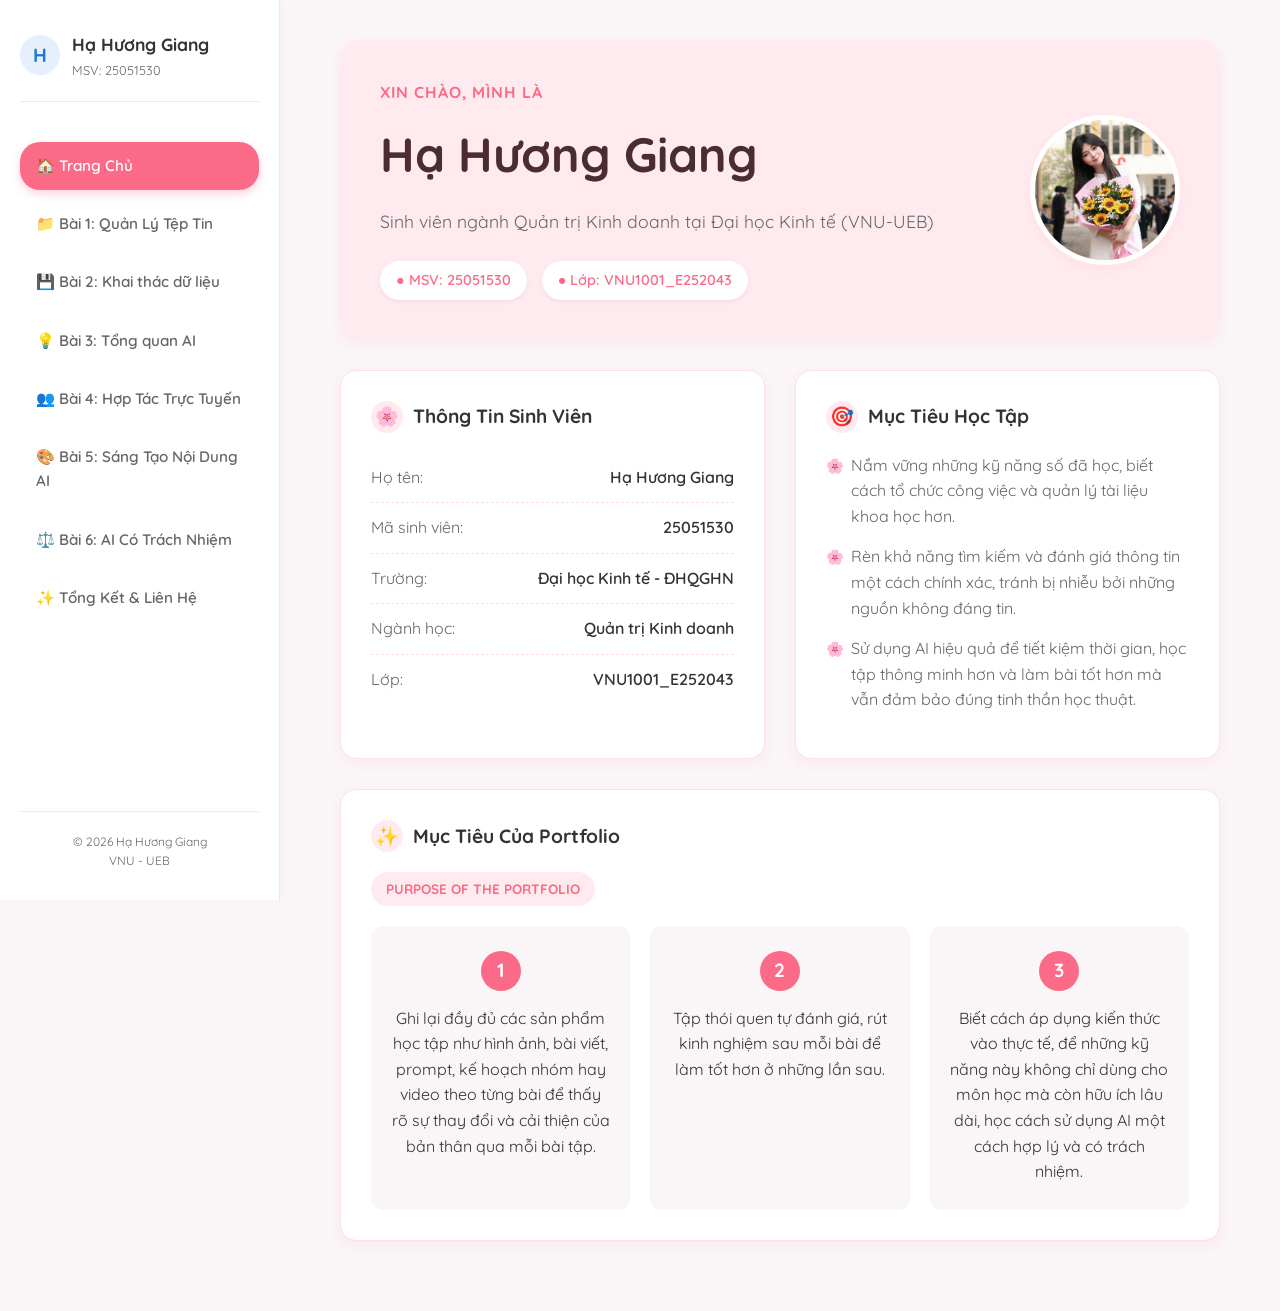
<file: index.html>
<!DOCTYPE html>
<html lang="vi">
<head>
    <meta charset="UTF-8">
    <meta name="viewport" content="width=device-width, initial-scale=1.0">
    <title>Digital Portfolio</title>
    <link rel="stylesheet" href="css/style.css">
</head>
<body>
    <aside class="sidebar">
        <div class="sidebar-header">
            <div class="logo-icon">H</div>
            <div>
                <h2>Hạ Hương Giang</h2>
                <p>MSV: 25051530</p>
            </div>
        </div>
        <nav class="sidebar-nav">
            <ul>
                <li><a href="index.html" class="active">🏠 Trang Chủ</a></li>
                <li><a href="bai1.html">📁 Bài 1: Quản Lý Tệp Tin</a></li>
                <li><a href="bai2.html">💾 Bài 2: Khai thác dữ liệu</a></li>
                <li><a href="bai3.html">💡 Bài 3: Tổng quan AI</a></li>
                <li><a href="bai4.html">👥 Bài 4: Hợp Tác Trực Tuyến</a></li>
                <li><a href="bai5.html">🎨 Bài 5: Sáng Tạo Nội Dung AI</a></li>
                <li><a href="bai6.html">⚖️ Bài 6: AI Có Trách Nhiệm</a></li>
                <li><a href="tongket.html">✨ Tổng Kết & Liên Hệ</a></li>
            </ul>
        </nav>
        <div class="sidebar-footer">
            <p>&copy; 2026 Hạ Hương Giang</p>
            <p>VNU - UEB</p>
        </div>
    </aside>

    <main class="main-content">
        <section class="welcome-card card" style="border-radius: 20px;">
            <div class="welcome-text">
                <h3>Xin chào, mình là</h3>
                <h1>Hạ Hương Giang</h1>
                <p>Sinh viên ngành Quản trị Kinh doanh tại Đại học Kinh tế (VNU-UEB)</p>
                <div class="tags">
                    <span class="tag">● MSV: 25051530</span>
                    <span class="tag">● Lớp: VNU1001_E252043</span>
                </div>
            </div>
            <img src="images/HHG.jpeg" alt="Avatar" class="avatar">
        </section>

        <section class="grid-2">
            <div class="card">
                <h2 class="card-title"><span class="icon">🌸</span> Thông Tin Sinh Viên</h2>
                <ul class="info-list">
                    <li><span class="label">Họ tên:</span> <span class="value">Hạ Hương Giang</span></li>
                    <li><span class="label">Mã sinh viên:</span> <span class="value">25051530</span></li>
                    <li><span class="label">Trường:</span> <span class="value">Đại học Kinh tế - ĐHQGHN</span></li>
                    <li><span class="label">Ngành học:</span> <span class="value">Quản trị Kinh doanh</span></li>
                    <li><span class="label">Lớp:</span> <span class="value">VNU1001_E252043</span></li>
                </ul>
            </div>
            
            <div class="card">
                <h2 class="card-title"><span class="icon">🎯</span> Mục Tiêu Học Tập</h2>
                <ul class="bullet-list">
                    <li>Nắm vững những kỹ năng số đã học, biết cách tổ chức công việc và quản lý tài liệu khoa học hơn.</li>
                    <li>Rèn khả năng tìm kiếm và đánh giá thông tin một cách chính xác, tránh bị nhiễu bởi những nguồn không đáng tin.</li>
                    <li>Sử dụng AI hiệu quả để tiết kiệm thời gian, học tập thông minh hơn và làm bài tốt hơn mà vẫn đảm bảo đúng tinh thần học thuật.</li>
                </ul>
            </div>
        </section>

        <section class="card">
            <h2 class="card-title"><span class="icon">✨</span> Mục Tiêu Của Portfolio</h2>
            <div class="pill-title">Purpose of the portfolio</div>
            <div class="grid-3">
                <div class="goal-item">
                    <div class="goal-number">1</div>
                    <p>Ghi lại đầy đủ các sản phẩm học tập như hình ảnh, bài viết, prompt, kế hoạch nhóm hay video theo từng bài để thấy rõ sự thay đổi và cải thiện của bản thân qua mỗi bài tập.</p>
                </div>
                <div class="goal-item">
                    <div class="goal-number">2</div>
                    <p>Tập thói quen tự đánh giá, rút kinh nghiệm sau mỗi bài để làm tốt hơn ở những lần sau.</p>
                </div>
                <div class="goal-item">
                    <div class="goal-number">3</div>
                    <p>Biết cách áp dụng kiến thức vào thực tế, để những kỹ năng này không chỉ dùng cho môn học mà còn hữu ích lâu dài, học cách sử dụng AI một cách hợp lý và có trách nhiệm.</p>
                </div>
            </div>
        </section>
    </main>
</body>
</html>
</file>
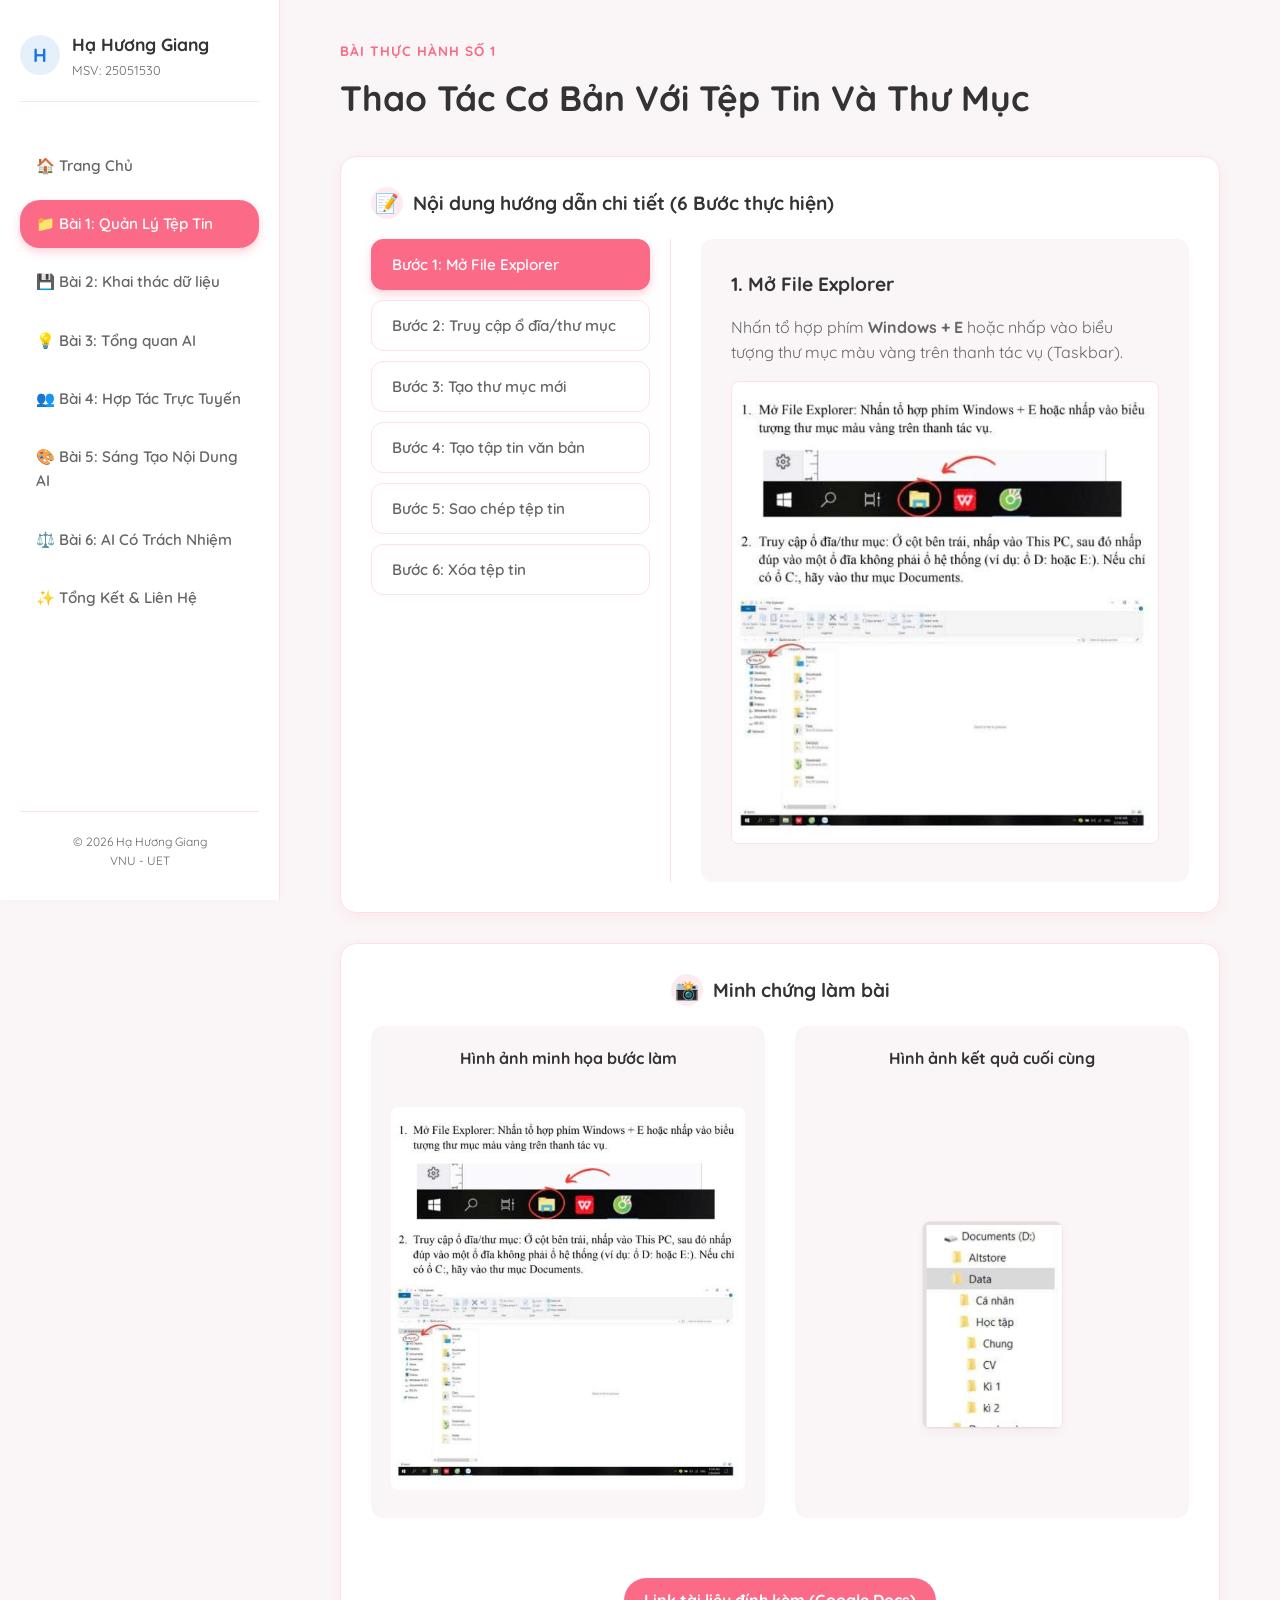
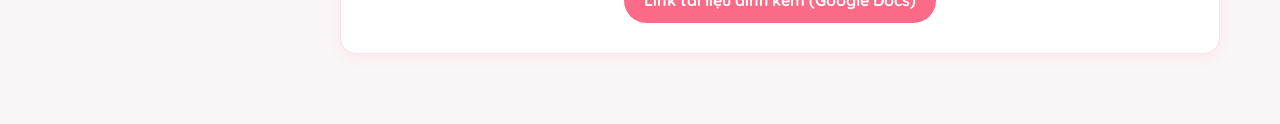
<file: bai1.html>
<!DOCTYPE html>
<html lang="vi">
<head>
    <meta charset="UTF-8">
    <meta name="viewport" content="width=device-width, initial-scale=1.0">
    <title>Bài 1 - Digital Portfolio</title>
    <link rel="stylesheet" href="css/style.css">
</head>
<body>
    <aside class="sidebar">
        <div class="sidebar-header">
            <div class="logo-icon">H</div>
            <div>
                <h2>Hạ Hương Giang</h2>
                <p>MSV: 25051530</p>
            </div>
        </div>
        <nav class="sidebar-nav">
            <ul>
                <li><a href="index.html">🏠 Trang Chủ</a></li>
                <li><a href="bai1.html" class="active">📁 Bài 1: Quản Lý Tệp Tin</a></li>
                <li><a href="bai2.html">💾 Bài 2: Khai thác dữ liệu</a></li>
                <li><a href="bai3.html">💡 Bài 3: Tổng quan AI</a></li>
                <li><a href="bai4.html">👥 Bài 4: Hợp Tác Trực Tuyến</a></li>
                <li><a href="bai5.html">🎨 Bài 5: Sáng Tạo Nội Dung AI</a></li>
                <li><a href="bai6.html">⚖️ Bài 6: AI Có Trách Nhiệm</a></li>
                <li><a href="tongket.html">✨ Tổng Kết & Liên Hệ</a></li>
            </ul>
        </nav>
        <div class="sidebar-footer">
            <p>&copy; 2026 Hạ Hương Giang</p>
            <p>VNU - UET</p>
        </div>
    </aside>

    <main class="main-content">
        <header class="page-header">
            <div class="subtitle">BÀI THỰC HÀNH SỐ 1</div>
            <h1>Thao Tác Cơ Bản Với Tệp Tin Và Thư Mục</h1>
        </header>

        <section class="card">
            <h2 class="card-title"><span class="icon">📝</span> Nội dung hướng dẫn chi tiết (6 Bước thực hiện)</h2>
            
            <div class="step-container">
                <div class="step-sidebar">
                    <button class="step-btn active" onclick="showStep(1)">Bước 1: Mở File Explorer</button>
                    <button class="step-btn" onclick="showStep(2)">Bước 2: Truy cập ổ đĩa/thư mục</button>
                    <button class="step-btn" onclick="showStep(3)">Bước 3: Tạo thư mục mới</button>
                    <button class="step-btn" onclick="showStep(4)">Bước 4: Tạo tập tin văn bản</button>
                    <button class="step-btn" onclick="showStep(5)">Bước 5: Sao chép tệp tin</button>
                    <button class="step-btn" onclick="showStep(6)">Bước 6: Xóa tệp tin</button>
                </div>
                
                <div class="step-content">
                    <div id="step-1" class="step-panel active">
                        <h3>1. Mở File Explorer</h3>
                        <p>Nhấn tổ hợp phím <strong>Windows + E</strong> hoặc nhấp vào biểu tượng thư mục màu vàng trên thanh tác vụ (Taskbar).</p>
                        <img src="images/image2.png" alt="Minh họa Bước 1" style="max-width: 100%; border-radius: 8px; margin-top: 15px; border: 1px solid var(--border-color);">
                    </div>
                    
                    <div id="step-2" class="step-panel">
                        <h3>2. Truy cập ổ đĩa/thư mục</h3>
                        <p>Ở cột bên trái, nhấp vào <strong>This PC</strong>, sau đó nhấp đúp vào một ổ đĩa không phải ổ hệ thống (ví dụ: ổ D: hoặc E:). Nếu chỉ có ổ C:, hãy vào thư mục Documents.</p>
                        <img src="images/image2.png" alt="Minh họa Bước 2" style="max-width: 100%; border-radius: 8px; margin-top: 15px; border: 1px solid var(--border-color);">
                    </div>
                    
                    <div id="step-3" class="step-panel">
                        <h3>3. Tạo thư mục mới</h3>
                        <p>Tại khoảng trống trong ổ đĩa/thư mục, nhấp chuột phải &rarr; chọn <strong>New</strong> &rarr; <strong>Folder</strong>. Đặt tên thư mục là <strong>"Hoc_tap"</strong>.</p>
                        <img src="images/step3.png" alt="Minh họa Bước 3" style="max-width: 100%; border-radius: 8px; margin-top: 15px; border: 1px solid var(--border-color);">
                    </div>
                    
                    <div id="step-4" class="step-panel">
                        <h3>4. Tạo tập tin văn bản</h3>
                        <p>Nhấp đúp để mở thư mục "Hoc_tap". Nhấp chuột phải &rarr; chọn <strong>New</strong> &rarr; <strong>Text Document</strong>. Đặt tên tệp là <strong>"Ghi_chu"</strong>.</p>
                        <img src="images/step4.png" alt="Minh họa Bước 4" style="max-width: 100%; border-radius: 8px; margin-top: 15px; border: 1px solid var(--border-color);">
                    </div>
                    
                    <div id="step-5" class="step-panel">
                        <h3>5. Sao chép tệp tin</h3>
                        <p>Nhấp chuột phải vào tệp "Ghi_chu.txt", chọn <strong>Copy</strong> (hoặc nhấn Ctrl+C). Ra ngoài Desktop, nhấp chuột phải &rarr; <strong>Paste</strong> (hoặc nhấn Ctrl+V).</p>
                        <img src="images/step5.png" alt="Minh họa Bước 5" style="max-width: 100%; border-radius: 8px; margin-top: 15px; border: 1px solid var(--border-color);">
                    </div>
                    
                    <div id="step-6" class="step-panel">
                        <h3>6. Xóa tệp tin</h3>
                        <p>Nhấp chuột phải vào tệp "Ghi_chu.txt" trên Desktop &rarr; chọn <strong>Delete</strong> (hoặc chọn tệp và nhấn phím Delete trên bàn phím).</p>
                        <img src="images/step6.png" alt="Minh họa Bước 6" style="max-width: 100%; border-radius: 8px; margin-top: 15px; border: 1px solid var(--border-color);">
                    </div>
                </div>
            </div>
        </section>

        <section class="card">
            <h2 class="card-title" style="justify-content: center;"><span class="icon">📸</span> Minh chứng làm bài</h2>
            <div class="grid-2 mt-4">
                <div style="background-color: var(--bg-color); border-radius: 12px; padding: 20px;">
                    <h3 style="text-align: center; color: var(--text-main); margin-bottom: 20px; font-size: 1rem;">Hình ảnh minh họa bước làm</h3>
                    <div class="image-proof">
                        <img src="images/image2.png" alt="Ảnh minh họa bước làm" style="box-shadow: none; border: none; border-radius: 8px;">
                    </div>
                </div>
                
                <div style="background-color: var(--bg-color); border-radius: 12px; padding: 20px;">
                    <h3 style="text-align: center; color: var(--text-main); margin-bottom: 20px; font-size: 1rem;">Hình ảnh kết quả cuối cùng</h3>
                    <div class="image-proof" style="display: flex; justify-content: center; align-items: center; height: 100%;">
                        <img src="images/image5.png" alt="Kết quả cuối cùng" style="max-width: 100%; border-radius: 8px; border: 1px solid var(--border-color);">
                    </div>
                </div>
            </div>
            
            <div class="text-center mt-4 pt-4">
                <a href="https://docs.google.com/document/d/1Zff1LK-DuTtzKQuXggSDlN5gXec_yRAp/edit" class="reference-link" target="_blank">Link tài liệu đính kèm (Google Docs)</a>
            </div>
        </section>
    </main>

    <script>
        function showStep(stepNum) {
            // Hide all panels
            document.querySelectorAll('.step-panel').forEach(panel => {
                panel.classList.remove('active');
            });
            // Remove active from all buttons
            document.querySelectorAll('.step-btn').forEach(btn => {
                btn.classList.remove('active');
            });
            
            // Show selected panel
            document.getElementById('step-' + stepNum).classList.add('active');
            // Make button active
            document.querySelectorAll('.step-btn')[stepNum - 1].classList.add('active');
        }
    </script>
</body>
</html>
</file>
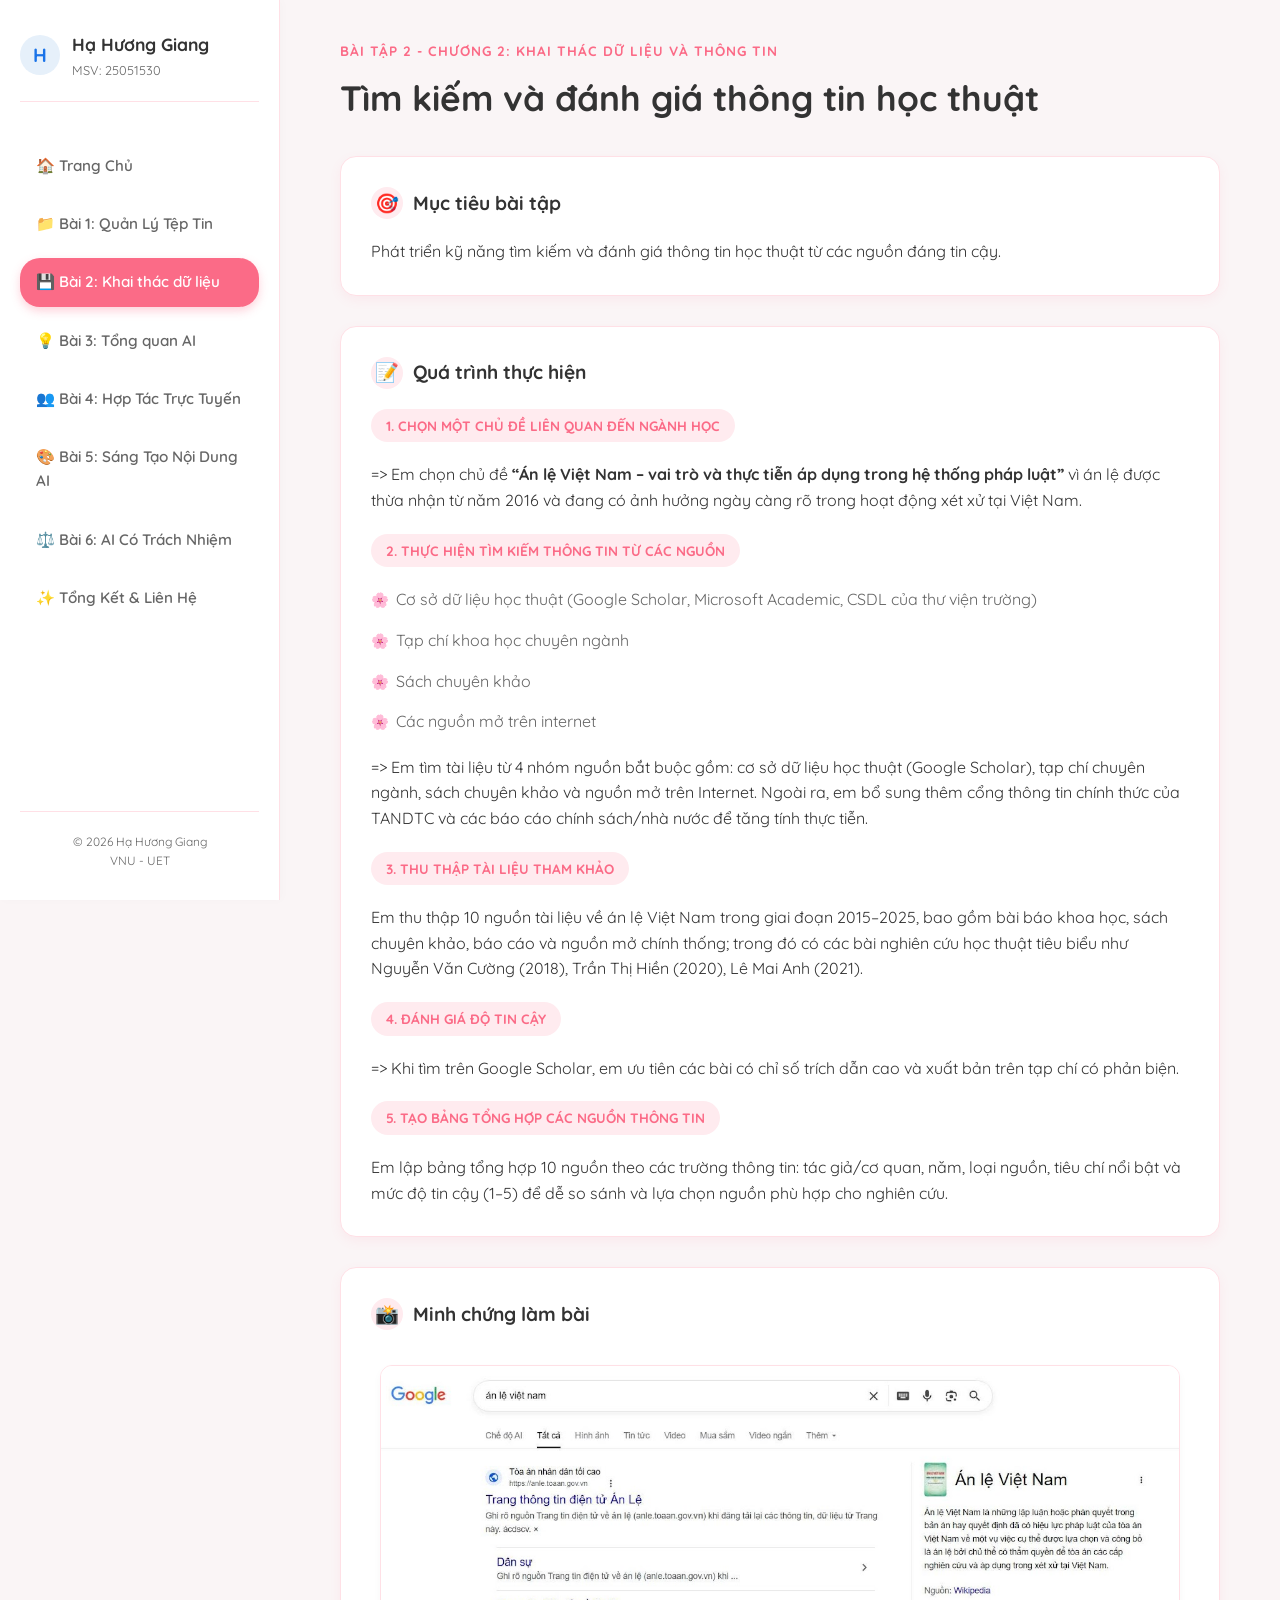
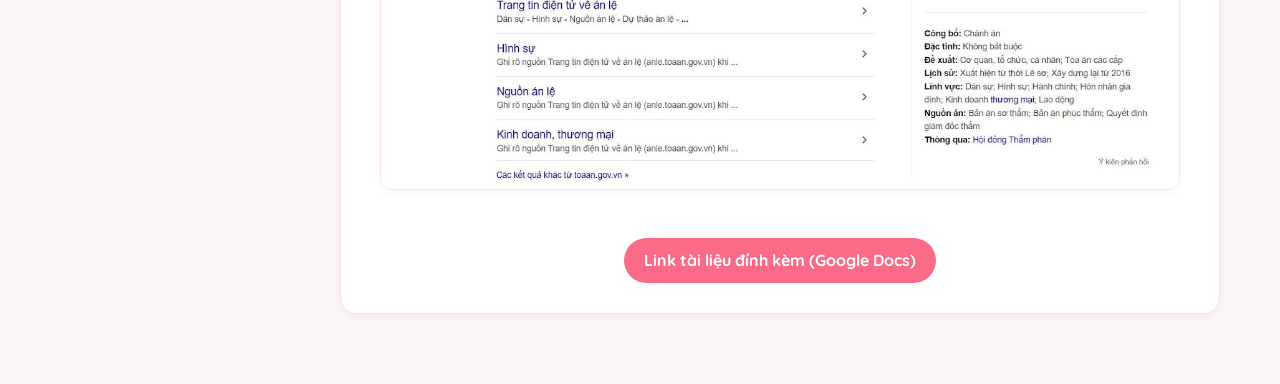
<file: bai2.html>
<!DOCTYPE html>
<html lang="vi">
<head>
    <meta charset="UTF-8">
    <meta name="viewport" content="width=device-width, initial-scale=1.0">
    <title>Bài 2 - Digital Portfolio</title>
    <link rel="stylesheet" href="css/style.css">
</head>
<body>
    <aside class="sidebar">
        <div class="sidebar-header">
            <div class="logo-icon">H</div>
            <div>
                <h2>Hạ Hương Giang</h2>
                <p>MSV: 25051530</p>
            </div>
        </div>
        <nav class="sidebar-nav">
            <ul>
                <li><a href="index.html">🏠 Trang Chủ</a></li>
                <li><a href="bai1.html">📁 Bài 1: Quản Lý Tệp Tin</a></li>
                <li><a href="bai2.html" class="active">💾 Bài 2: Khai thác dữ liệu</a></li>
                <li><a href="bai3.html">💡 Bài 3: Tổng quan AI</a></li>
                <li><a href="bai4.html">👥 Bài 4: Hợp Tác Trực Tuyến</a></li>
                <li><a href="bai5.html">🎨 Bài 5: Sáng Tạo Nội Dung AI</a></li>
                <li><a href="bai6.html">⚖️ Bài 6: AI Có Trách Nhiệm</a></li>
                <li><a href="tongket.html">✨ Tổng Kết & Liên Hệ</a></li>
            </ul>
        </nav>
        <div class="sidebar-footer">
            <p>&copy; 2026 Hạ Hương Giang</p>
            <p>VNU - UET</p>
        </div>
    </aside>

    <main class="main-content">
        <header class="page-header">
            <div class="subtitle">BÀI TẬP 2 - CHƯƠNG 2: KHAI THÁC DỮ LIỆU VÀ THÔNG TIN</div>
            <h1>Tìm kiếm và đánh giá thông tin học thuật</h1>
        </header>

        <section class="card">
            <h2 class="card-title"><span class="icon">🎯</span> Mục tiêu bài tập</h2>
            <p>Phát triển kỹ năng tìm kiếm và đánh giá thông tin học thuật từ các nguồn đáng tin cậy.</p>
        </section>

        <section class="card">
            <h2 class="card-title"><span class="icon">📝</span> Quá trình thực hiện</h2>
            
            <div class="pill-title">1. Chọn một chủ đề liên quan đến ngành học</div>
            <p class="mb-4">=> Em chọn chủ đề <strong>“Án lệ Việt Nam – vai trò và thực tiễn áp dụng trong hệ thống pháp luật”</strong> vì án lệ được thừa nhận từ năm 2016 và đang có ảnh hưởng ngày càng rõ trong hoạt động xét xử tại Việt Nam.</p>

            <div class="pill-title">2. Thực hiện tìm kiếm thông tin từ các nguồn</div>
            <ul class="bullet-list mb-4">
                <li>Cơ sở dữ liệu học thuật (Google Scholar, Microsoft Academic, CSDL của thư viện trường)</li>
                <li>Tạp chí khoa học chuyên ngành</li>
                <li>Sách chuyên khảo</li>
                <li>Các nguồn mở trên internet</li>
            </ul>
            <p class="mb-4">=> Em tìm tài liệu từ 4 nhóm nguồn bắt buộc gồm: cơ sở dữ liệu học thuật (Google Scholar), tạp chí chuyên ngành, sách chuyên khảo và nguồn mở trên Internet. Ngoài ra, em bổ sung thêm cổng thông tin chính thức của TANDTC và các báo cáo chính sách/nhà nước để tăng tính thực tiễn.</p>

            <div class="pill-title">3. Thu thập tài liệu tham khảo</div>
            <p class="mb-4">Em thu thập 10 nguồn tài liệu về án lệ Việt Nam trong giai đoạn 2015–2025, bao gồm bài báo khoa học, sách chuyên khảo, báo cáo và nguồn mở chính thống; trong đó có các bài nghiên cứu học thuật tiêu biểu như Nguyễn Văn Cường (2018), Trần Thị Hiền (2020), Lê Mai Anh (2021).</p>

            <div class="pill-title">4. Đánh giá độ tin cậy</div>
            <p class="mb-4">=> Khi tìm trên Google Scholar, em ưu tiên các bài có chỉ số trích dẫn cao và xuất bản trên tạp chí có phản biện.</p>

            <div class="pill-title">5. Tạo bảng tổng hợp các nguồn thông tin</div>
            <p>Em lập bảng tổng hợp 10 nguồn theo các trường thông tin: tác giả/cơ quan, năm, loại nguồn, tiêu chí nổi bật và mức độ tin cậy (1–5) để dễ so sánh và lựa chọn nguồn phù hợp cho nghiên cứu.</p>
        </section>

        <section class="card">
            <h2 class="card-title"><span class="icon">📸</span> Minh chứng làm bài</h2>
            <div class="image-proof text-center">
                <img src="images/image3.png" alt="Ảnh minh chứng Bài 2" style="max-width: 800px; width: 100%;">
            </div>
            
            <div class="text-center mt-4">
                <a href="https://docs.google.com/document/d/1tiTXwOH4KzpAvRCQtRVxYMuwYe-ZW-9g/edit" class="reference-link" target="_blank">Link tài liệu đính kèm (Google Docs)</a>
            </div>
        </section>
    </main>
</body>
</html>
</file>
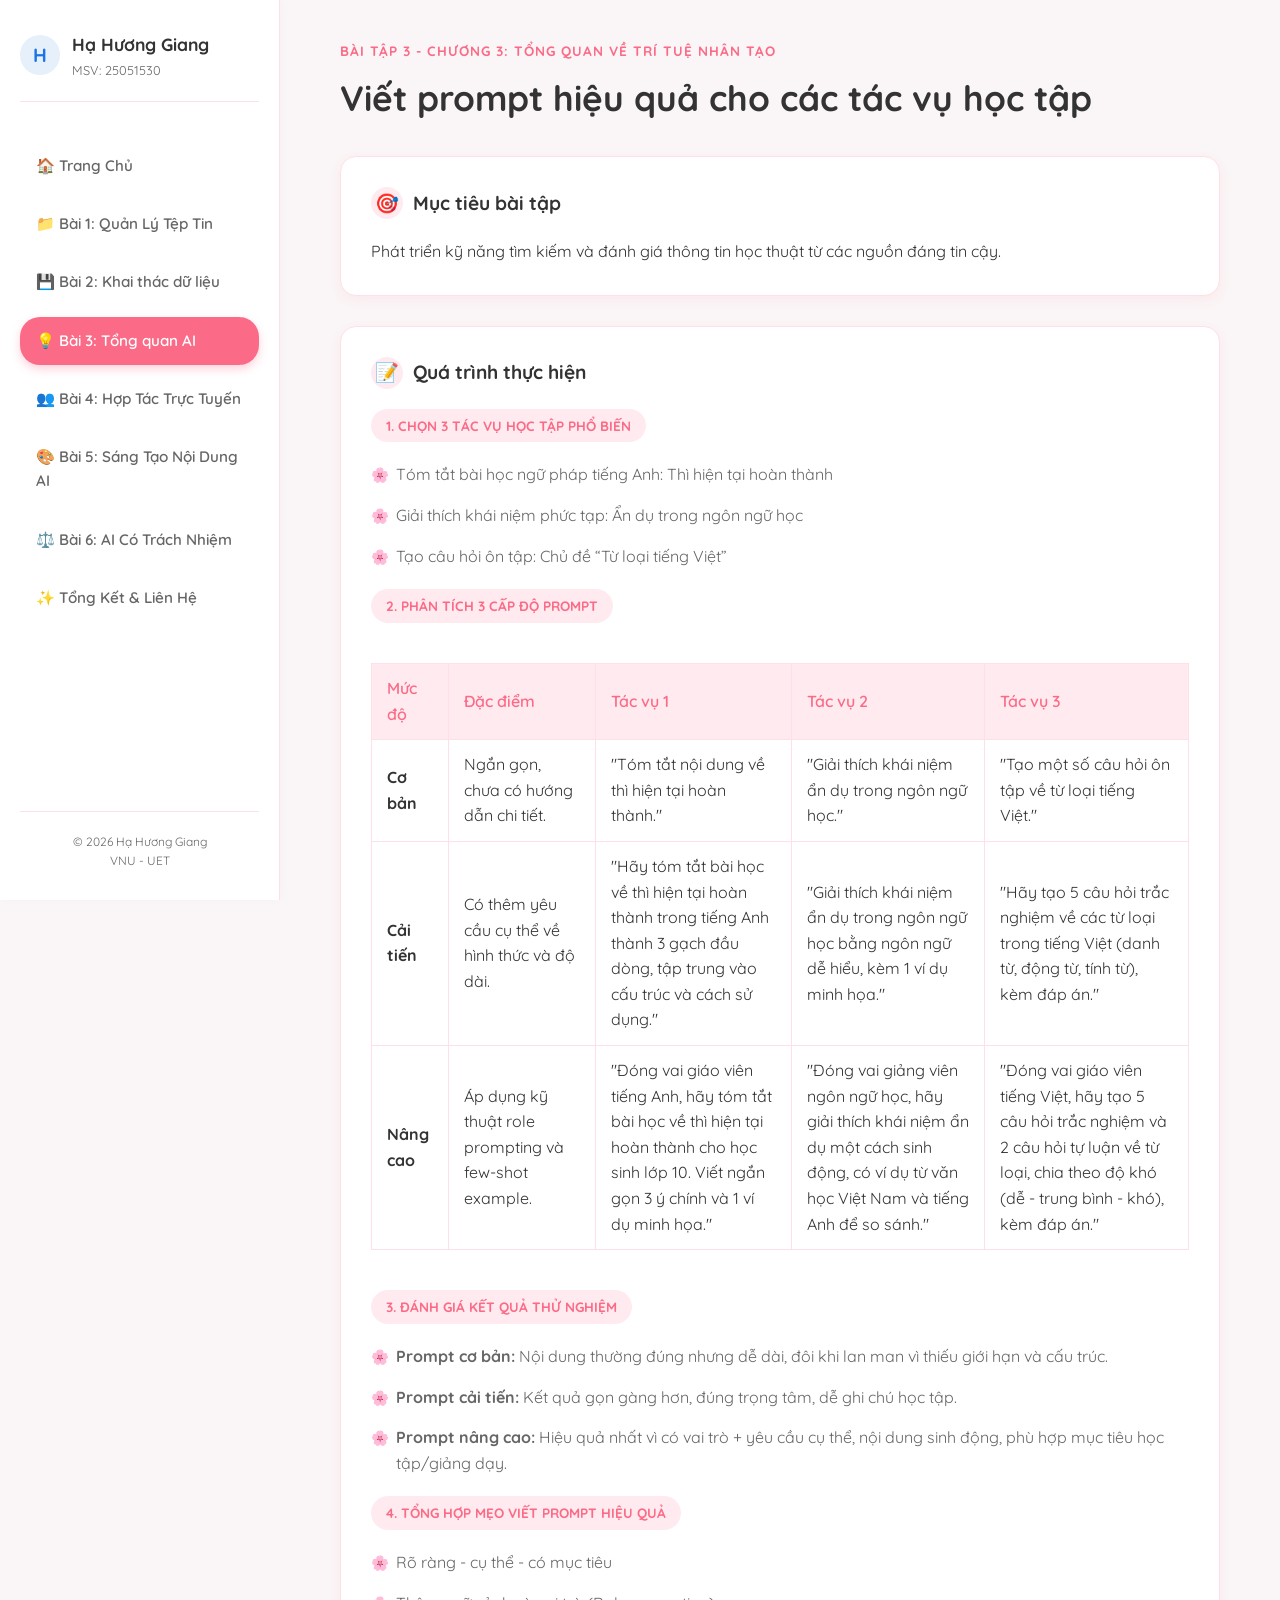
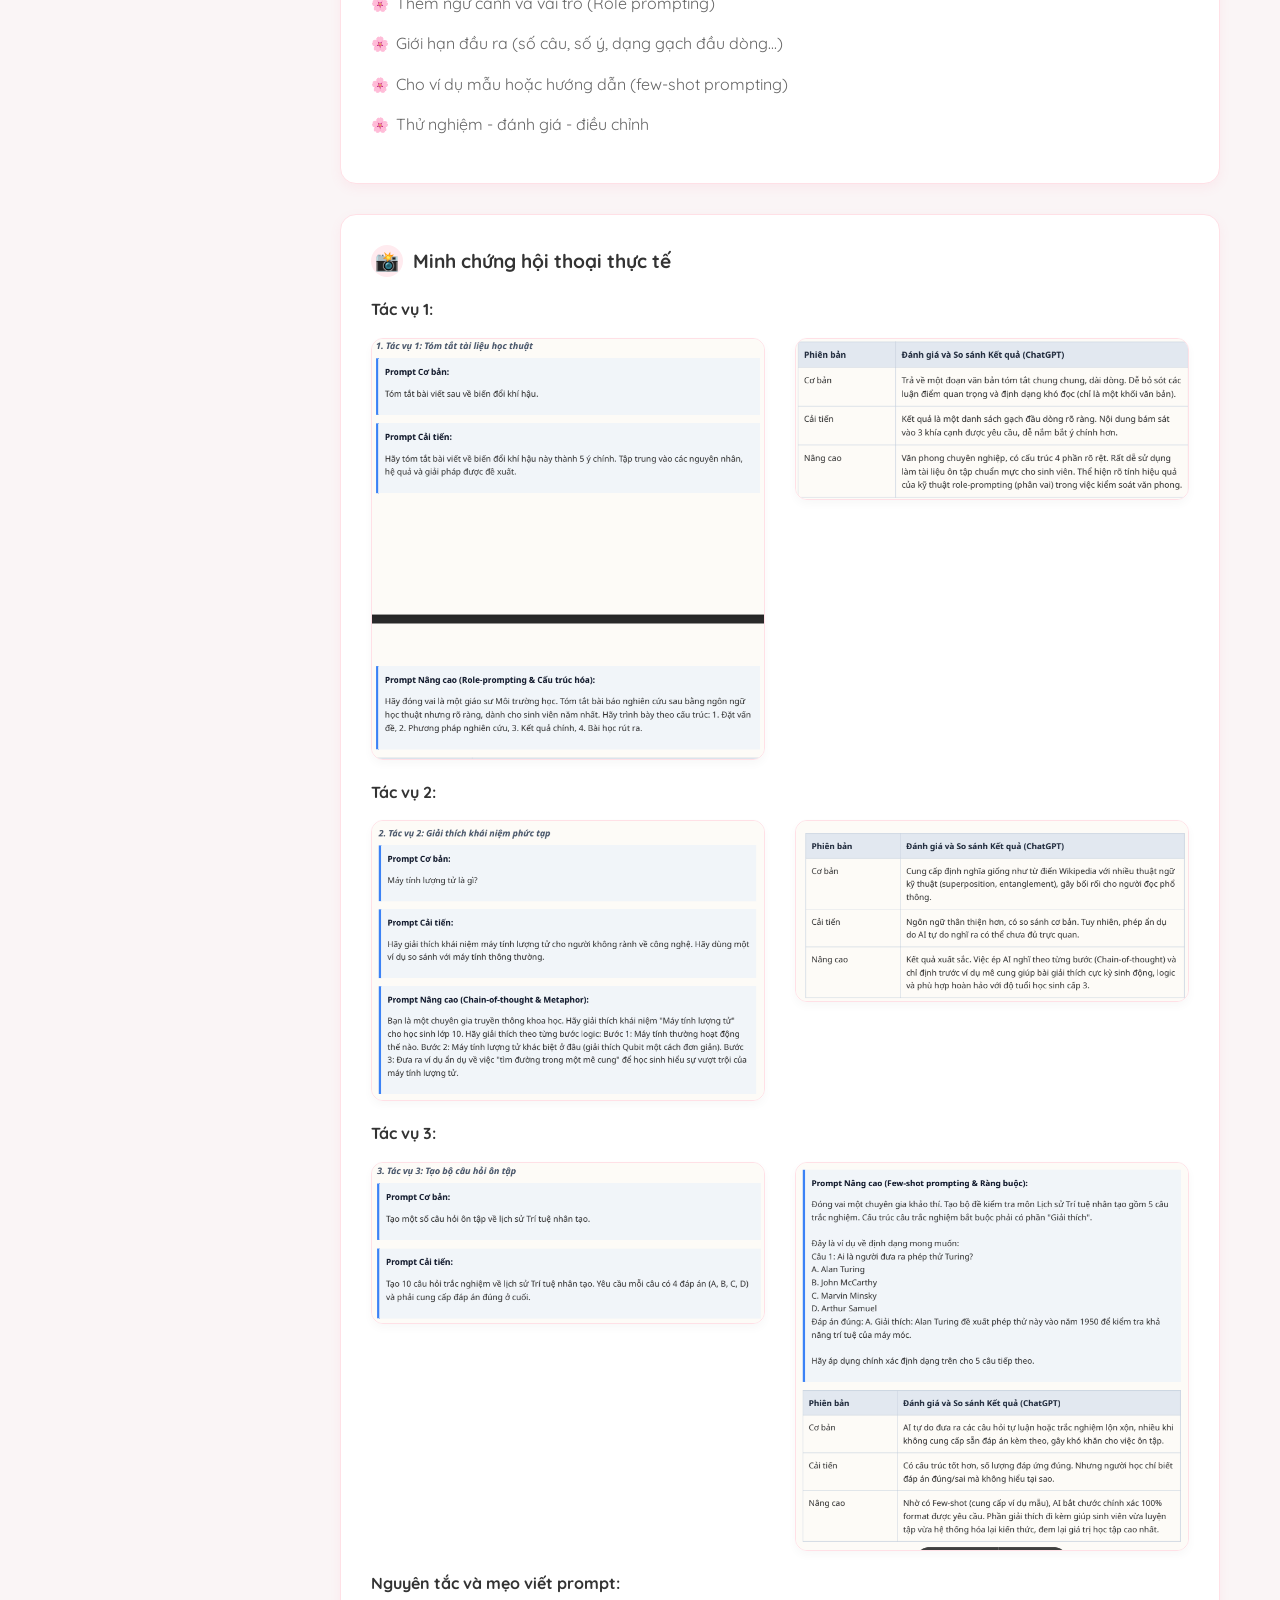
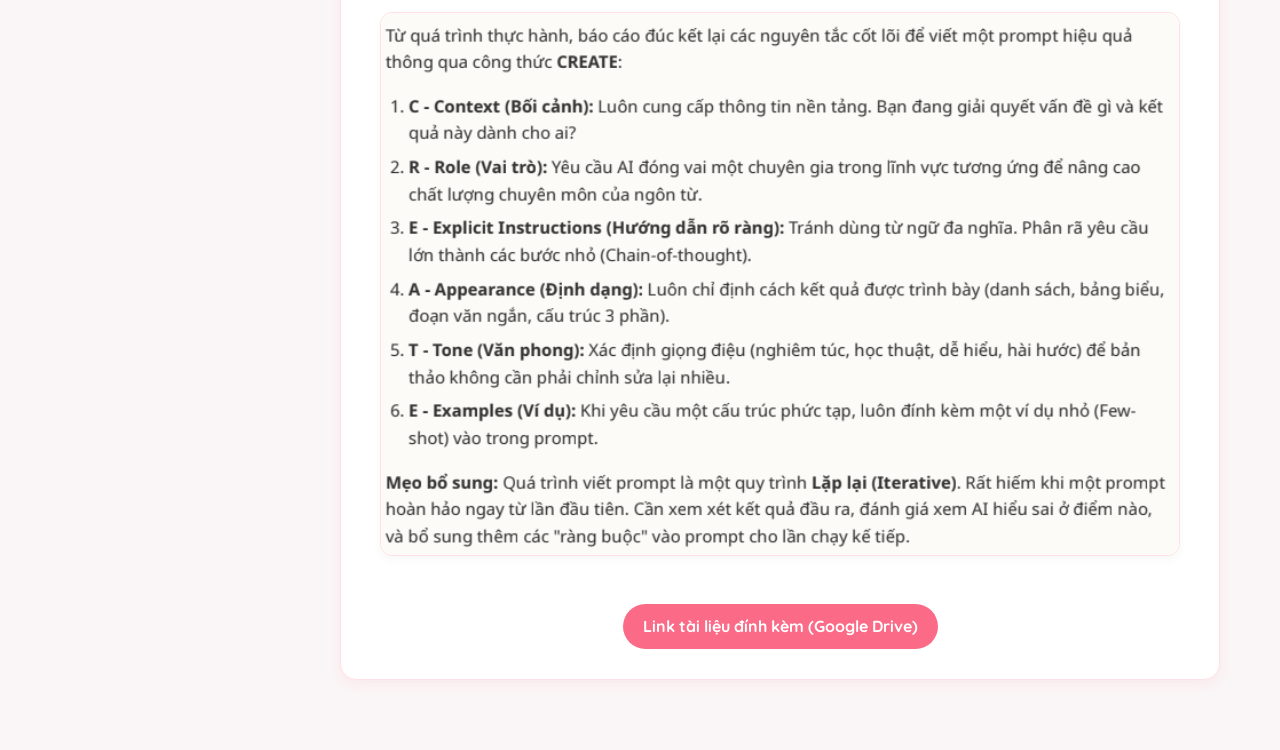
<file: bai3.html>
<!DOCTYPE html>
<html lang="vi">
<head>
    <meta charset="UTF-8">
    <meta name="viewport" content="width=device-width, initial-scale=1.0">
    <title>Bài 3 - Digital Portfolio</title>
    <link rel="stylesheet" href="css/style.css">
</head>
<body>
    <aside class="sidebar">
        <div class="sidebar-header">
            <div class="logo-icon">H</div>
            <div>
                <h2>Hạ Hương Giang</h2>
                <p>MSV: 25051530</p>
            </div>
        </div>
        <nav class="sidebar-nav">
            <ul>
                <li><a href="index.html">🏠 Trang Chủ</a></li>
                <li><a href="bai1.html">📁 Bài 1: Quản Lý Tệp Tin</a></li>
                <li><a href="bai2.html">💾 Bài 2: Khai thác dữ liệu</a></li>
                <li><a href="bai3.html" class="active">💡 Bài 3: Tổng quan AI</a></li>
                <li><a href="bai4.html">👥 Bài 4: Hợp Tác Trực Tuyến</a></li>
                <li><a href="bai5.html">🎨 Bài 5: Sáng Tạo Nội Dung AI</a></li>
                <li><a href="bai6.html">⚖️ Bài 6: AI Có Trách Nhiệm</a></li>
                <li><a href="tongket.html">✨ Tổng Kết & Liên Hệ</a></li>
            </ul>
        </nav>
        <div class="sidebar-footer">
            <p>&copy; 2026 Hạ Hương Giang</p>
            <p>VNU - UET</p>
        </div>
    </aside>

    <main class="main-content">
        <header class="page-header">
            <div class="subtitle">BÀI TẬP 3 - CHƯƠNG 3: TỔNG QUAN VỀ TRÍ TUỆ NHÂN TẠO</div>
            <h1>Viết prompt hiệu quả cho các tác vụ học tập</h1>
        </header>

        <section class="card">
            <h2 class="card-title"><span class="icon">🎯</span> Mục tiêu bài tập</h2>
            <p>Phát triển kỹ năng tìm kiếm và đánh giá thông tin học thuật từ các nguồn đáng tin cậy.</p>
        </section>

        <section class="card">
            <h2 class="card-title"><span class="icon">📝</span> Quá trình thực hiện</h2>
            
            <div class="pill-title">1. Chọn 3 tác vụ học tập phổ biến</div>
            <ul class="bullet-list mb-4">
                <li>Tóm tắt bài học ngữ pháp tiếng Anh: Thì hiện tại hoàn thành</li>
                <li>Giải thích khái niệm phức tạp: Ẩn dụ trong ngôn ngữ học</li>
                <li>Tạo câu hỏi ôn tập: Chủ đề “Từ loại tiếng Việt”</li>
            </ul>

            <div class="pill-title">2. Phân tích 3 cấp độ Prompt</div>
            <div style="overflow-x:auto;" class="mb-4">
                <table>
                    <thead>
                        <tr>
                            <th>Mức độ</th>
                            <th>Đặc điểm</th>
                            <th>Tác vụ 1</th>
                            <th>Tác vụ 2</th>
                            <th>Tác vụ 3</th>
                        </tr>
                    </thead>
                    <tbody>
                        <tr>
                            <td><strong>Cơ bản</strong></td>
                            <td>Ngắn gọn, chưa có hướng dẫn chi tiết.</td>
                            <td>"Tóm tắt nội dung về thì hiện tại hoàn thành."</td>
                            <td>"Giải thích khái niệm ẩn dụ trong ngôn ngữ học."</td>
                            <td>"Tạo một số câu hỏi ôn tập về từ loại tiếng Việt."</td>
                        </tr>
                        <tr>
                            <td><strong>Cải tiến</strong></td>
                            <td>Có thêm yêu cầu cụ thể về hình thức và độ dài.</td>
                            <td>"Hãy tóm tắt bài học về thì hiện tại hoàn thành trong tiếng Anh thành 3 gạch đầu dòng, tập trung vào cấu trúc và cách sử dụng."</td>
                            <td>"Giải thích khái niệm ẩn dụ trong ngôn ngữ học bằng ngôn ngữ dễ hiểu, kèm 1 ví dụ minh họa."</td>
                            <td>"Hãy tạo 5 câu hỏi trắc nghiệm về các từ loại trong tiếng Việt (danh từ, động từ, tính từ), kèm đáp án."</td>
                        </tr>
                        <tr>
                            <td><strong>Nâng cao</strong></td>
                            <td>Áp dụng kỹ thuật role prompting và few-shot example.</td>
                            <td>"Đóng vai giáo viên tiếng Anh, hãy tóm tắt bài học về thì hiện tại hoàn thành cho học sinh lớp 10. Viết ngắn gọn 3 ý chính và 1 ví dụ minh họa."</td>
                            <td>"Đóng vai giảng viên ngôn ngữ học, hãy giải thích khái niệm ẩn dụ một cách sinh động, có ví dụ từ văn học Việt Nam và tiếng Anh để so sánh."</td>
                            <td>"Đóng vai giáo viên tiếng Việt, hãy tạo 5 câu hỏi trắc nghiệm và 2 câu hỏi tự luận về từ loại, chia theo độ khó (dễ - trung bình - khó), kèm đáp án."</td>
                        </tr>
                    </tbody>
                </table>
            </div>

            <div class="pill-title">3. Đánh giá kết quả thử nghiệm</div>
            <ul class="bullet-list mb-4">
                <li><strong>Prompt cơ bản:</strong> Nội dung thường đúng nhưng dễ dài, đôi khi lan man vì thiếu giới hạn và cấu trúc.</li>
                <li><strong>Prompt cải tiến:</strong> Kết quả gọn gàng hơn, đúng trọng tâm, dễ ghi chú học tập.</li>
                <li><strong>Prompt nâng cao:</strong> Hiệu quả nhất vì có vai trò + yêu cầu cụ thể, nội dung sinh động, phù hợp mục tiêu học tập/giảng dạy.</li>
            </ul>

            <div class="pill-title">4. Tổng hợp mẹo viết Prompt hiệu quả</div>
            <ul class="bullet-list">
                <li>Rõ ràng - cụ thể - có mục tiêu</li>
                <li>Thêm ngữ cảnh và vai trò (Role prompting)</li>
                <li>Giới hạn đầu ra (số câu, số ý, dạng gạch đầu dòng...)</li>
                <li>Cho ví dụ mẫu hoặc hướng dẫn (few-shot prompting)</li>
                <li>Thử nghiệm - đánh giá - điều chỉnh</li>
            </ul>
        </section>

        <section class="card">
            <h2 class="card-title"><span class="icon">📸</span> Minh chứng hội thoại thực tế</h2>
            <div class="image-proof">
                <p><strong>Tác vụ 1:</strong></p>
                <div class="grid-2 mb-4">
                    <img src="images/image21.png" alt="Tác vụ 1">
                    <img src="images/image7.png" alt="Tác vụ 1">
                </div>
                
                <p><strong>Tác vụ 2:</strong></p>
                <div class="grid-2 mb-4">
                    <img src="images/image20.png" alt="Tác vụ 2">
                    <img src="images/image13.png" alt="Tác vụ 2">
                </div>
                
                <p><strong>Tác vụ 3:</strong></p>
                <div class="grid-2 mb-4">
                    <img src="images/image22.png" alt="Tác vụ 3">
                    <img src="images/image28.png" alt="Tác vụ 3">
                </div>

                <p><strong>Nguyên tắc và mẹo viết prompt:</strong></p>
                <div class="text-center">
                    <img src="images/image31.png" alt="Mẹo viết prompt" style="max-width: 800px; width: 100%;">
                </div>
            </div>
            
            <div class="text-center mt-4">
                <a href="https://drive.google.com/drive/u/0/folders/1WEnG0FkQuu3_PZ7j5Q6NV_Raq5Ecbajr" class="reference-link" target="_blank">Link tài liệu đính kèm (Google Drive)</a>
            </div>
        </section>
    </main>
</body>
</html>
</file>
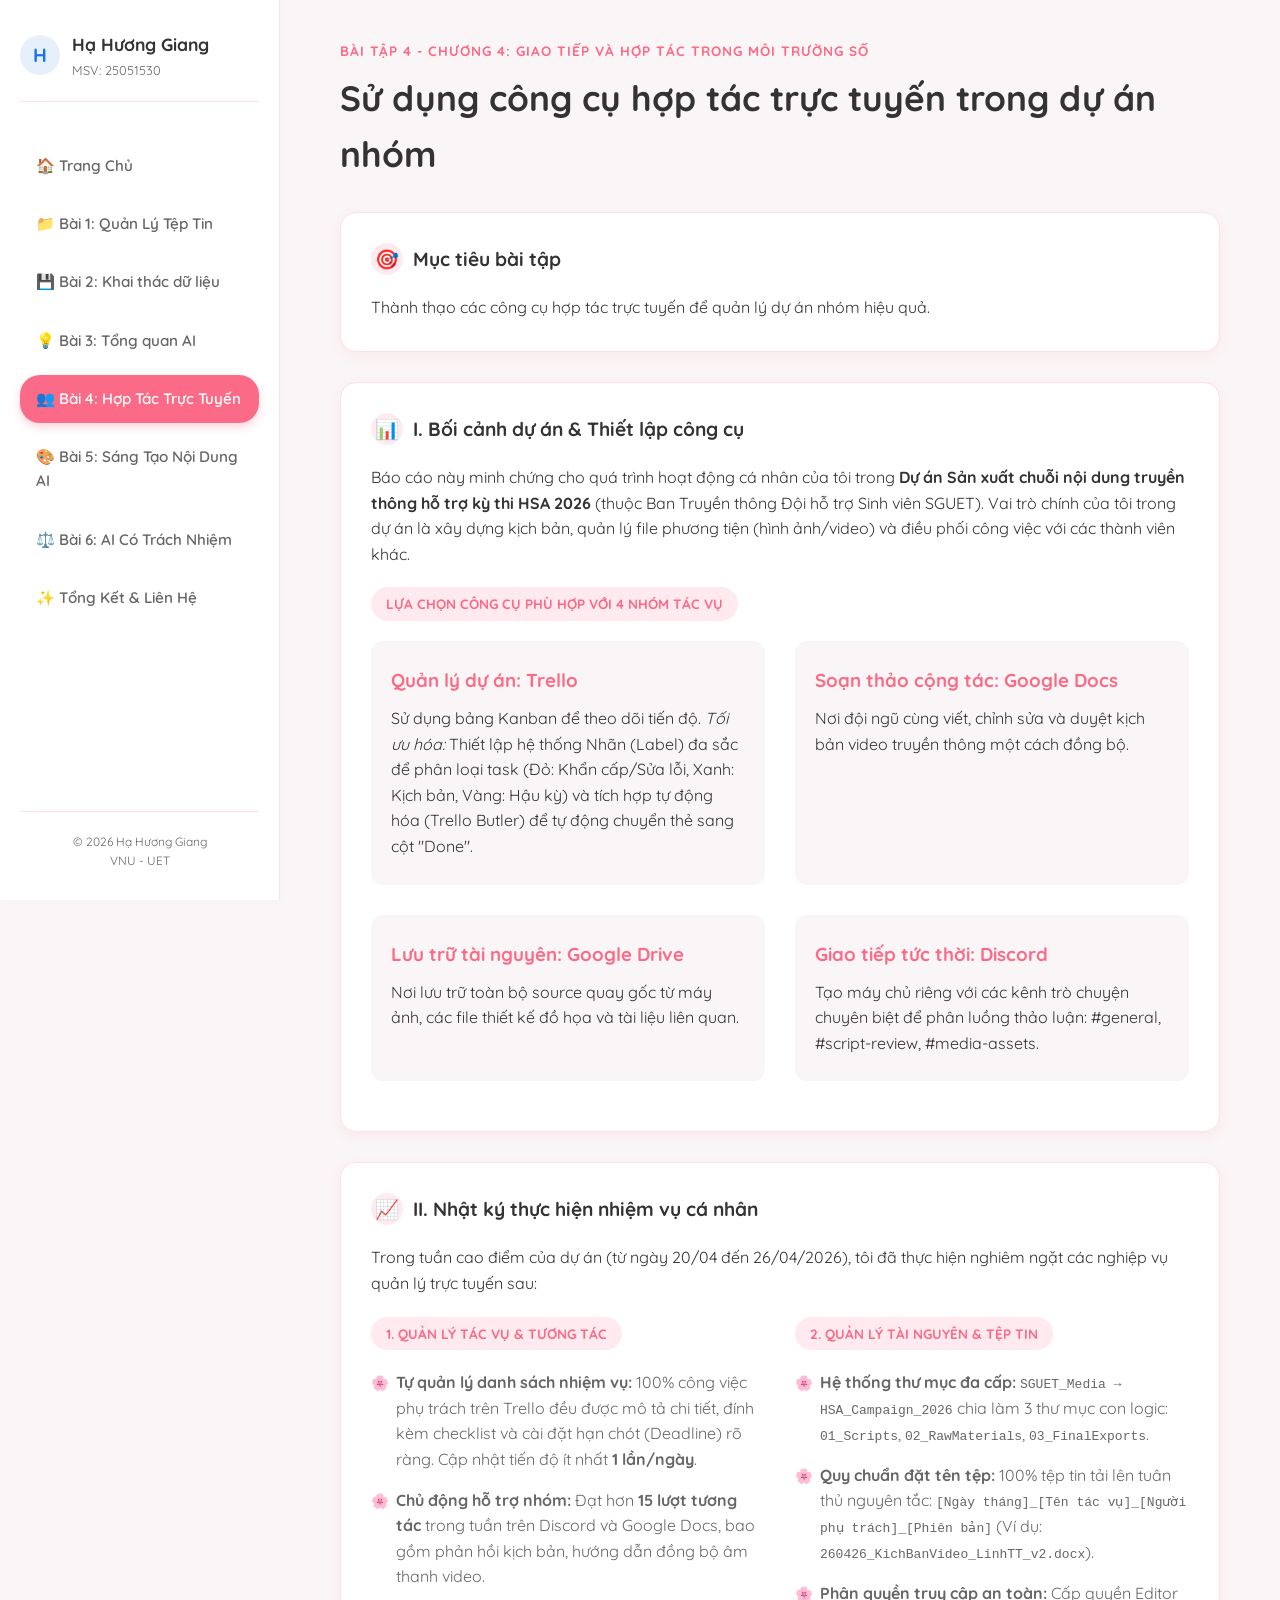
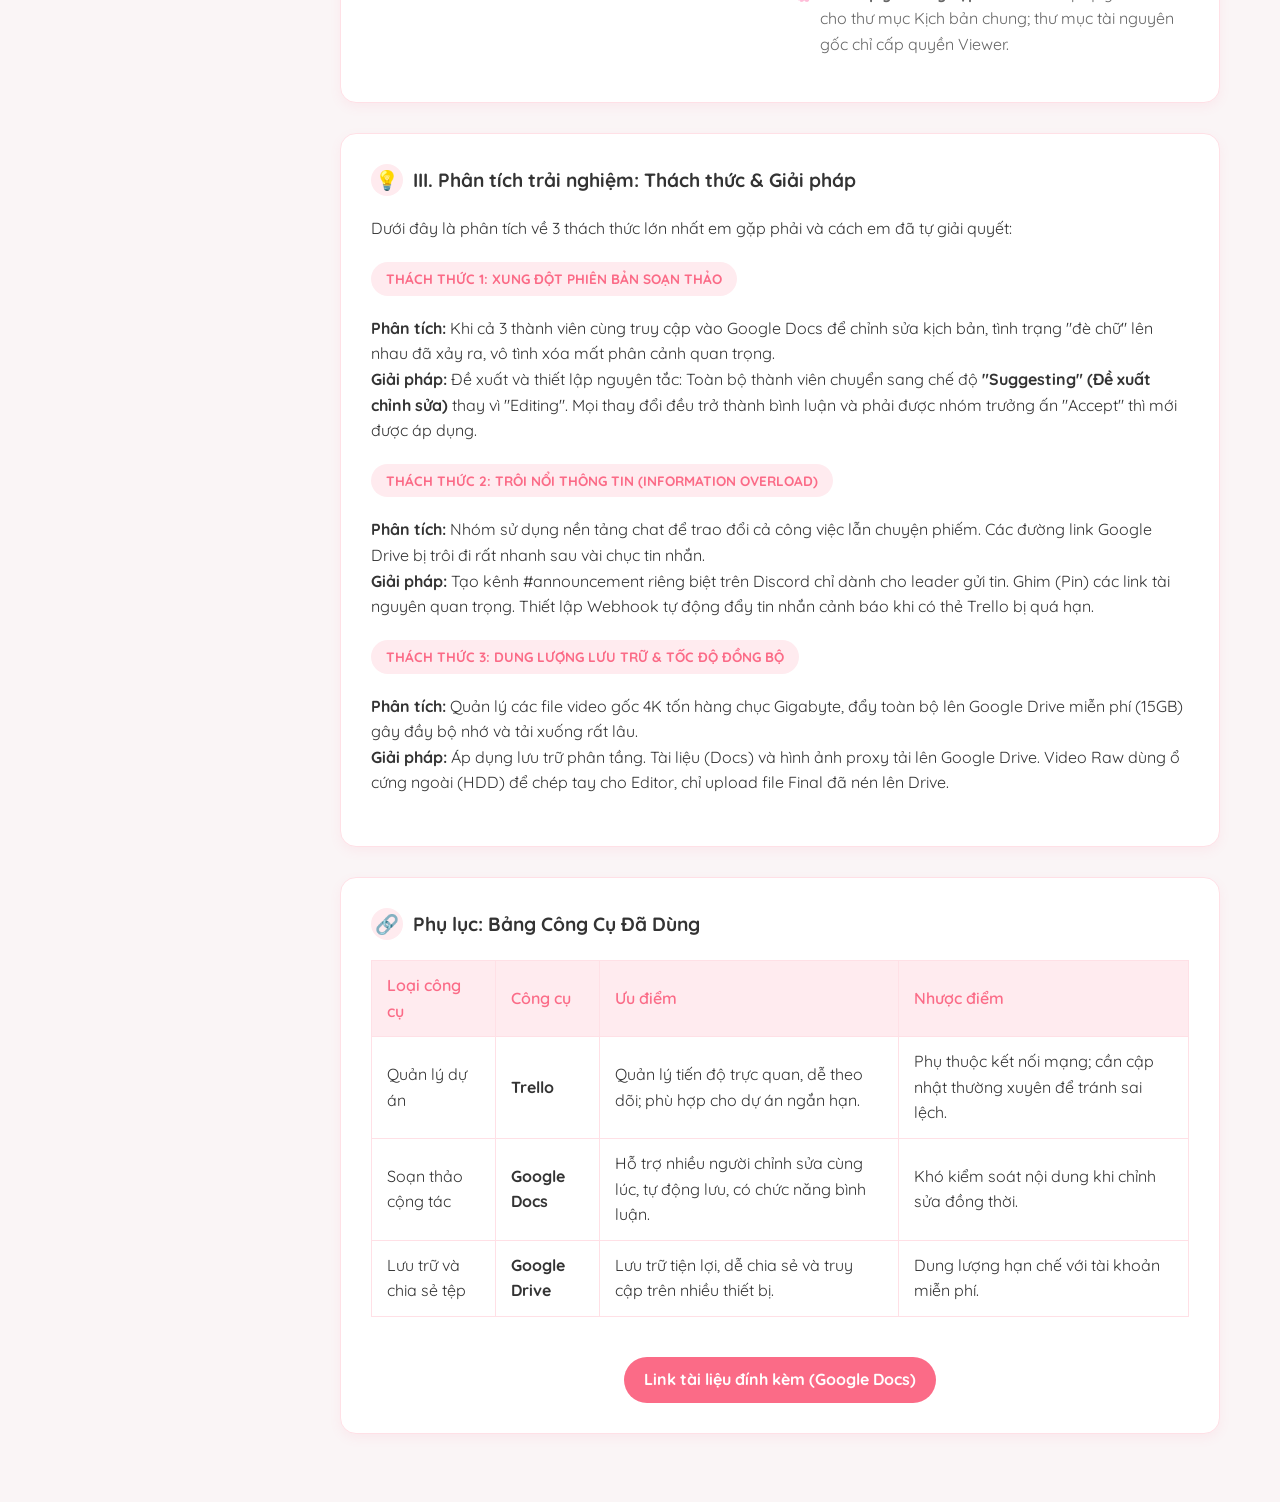
<file: bai4.html>
<!DOCTYPE html>
<html lang="vi">
<head>
    <meta charset="UTF-8">
    <meta name="viewport" content="width=device-width, initial-scale=1.0">
    <title>Bài 4 - Digital Portfolio</title>
    <link rel="stylesheet" href="css/style.css">
</head>
<body>
    <aside class="sidebar">
        <div class="sidebar-header">
            <div class="logo-icon">H</div>
            <div>
                <h2>Hạ Hương Giang</h2>
                <p>MSV: 25051530</p>
            </div>
        </div>
        <nav class="sidebar-nav">
            <ul>
                <li><a href="index.html">🏠 Trang Chủ</a></li>
                <li><a href="bai1.html">📁 Bài 1: Quản Lý Tệp Tin</a></li>
                <li><a href="bai2.html">💾 Bài 2: Khai thác dữ liệu</a></li>
                <li><a href="bai3.html">💡 Bài 3: Tổng quan AI</a></li>
                <li><a href="bai4.html" class="active">👥 Bài 4: Hợp Tác Trực Tuyến</a></li>
                <li><a href="bai5.html">🎨 Bài 5: Sáng Tạo Nội Dung AI</a></li>
                <li><a href="bai6.html">⚖️ Bài 6: AI Có Trách Nhiệm</a></li>
                <li><a href="tongket.html">✨ Tổng Kết & Liên Hệ</a></li>
            </ul>
        </nav>
        <div class="sidebar-footer">
            <p>&copy; 2026 Hạ Hương Giang</p>
            <p>VNU - UET</p>
        </div>
    </aside>

    <main class="main-content">
        <header class="page-header">
            <div class="subtitle">BÀI TẬP 4 - CHƯƠNG 4: GIAO TIẾP VÀ HỢP TÁC TRONG MÔI TRƯỜNG SỐ</div>
            <h1>Sử dụng công cụ hợp tác trực tuyến trong dự án nhóm</h1>
        </header>

        <section class="card">
            <h2 class="card-title"><span class="icon">🎯</span> Mục tiêu bài tập</h2>
            <p>Thành thạo các công cụ hợp tác trực tuyến để quản lý dự án nhóm hiệu quả.</p>
        </section>

        <section class="card">
            <h2 class="card-title"><span class="icon">📊</span> I. Bối cảnh dự án & Thiết lập công cụ</h2>
            
            <p class="mb-4">Báo cáo này minh chứng cho quá trình hoạt động cá nhân của tôi trong <strong>Dự án Sản xuất chuỗi nội dung truyền thông hỗ trợ kỳ thi HSA 2026</strong> (thuộc Ban Truyền thông Đội hỗ trợ Sinh viên SGUET). Vai trò chính của tôi trong dự án là xây dựng kịch bản, quản lý file phương tiện (hình ảnh/video) và điều phối công việc với các thành viên khác.</p>

            <div class="pill-title">Lựa chọn công cụ phù hợp với 4 nhóm tác vụ</div>
            <div class="grid-2 mb-4">
                <div class="goal-item" style="text-align: left;">
                    <h3 style="color: var(--primary-color); margin-bottom: 10px;">Quản lý dự án: Trello</h3>
                    <p>Sử dụng bảng Kanban để theo dõi tiến độ. <em>Tối ưu hóa:</em> Thiết lập hệ thống Nhãn (Label) đa sắc để phân loại task (Đỏ: Khẩn cấp/Sửa lỗi, Xanh: Kịch bản, Vàng: Hậu kỳ) và tích hợp tự động hóa (Trello Butler) để tự động chuyển thẻ sang cột "Done".</p>
                </div>
                <div class="goal-item" style="text-align: left;">
                    <h3 style="color: var(--primary-color); margin-bottom: 10px;">Soạn thảo cộng tác: Google Docs</h3>
                    <p>Nơi đội ngũ cùng viết, chỉnh sửa và duyệt kịch bản video truyền thông một cách đồng bộ.</p>
                </div>
                <div class="goal-item" style="text-align: left;">
                    <h3 style="color: var(--primary-color); margin-bottom: 10px;">Lưu trữ tài nguyên: Google Drive</h3>
                    <p>Nơi lưu trữ toàn bộ source quay gốc từ máy ảnh, các file thiết kế đồ họa và tài liệu liên quan.</p>
                </div>
                <div class="goal-item" style="text-align: left;">
                    <h3 style="color: var(--primary-color); margin-bottom: 10px;">Giao tiếp tức thời: Discord</h3>
                    <p>Tạo máy chủ riêng với các kênh trò chuyện chuyên biệt để phân luồng thảo luận: #general, #script-review, #media-assets.</p>
                </div>
            </div>
        </section>

        <section class="card">
            <h2 class="card-title"><span class="icon">📈</span> II. Nhật ký thực hiện nhiệm vụ cá nhân</h2>
            <p class="mb-4">Trong tuần cao điểm của dự án (từ ngày 20/04 đến 26/04/2026), tôi đã thực hiện nghiêm ngặt các nghiệp vụ quản lý trực tuyến sau:</p>
            
            <div class="grid-2">
                <div>
                    <div class="pill-title">1. Quản lý tác vụ & tương tác</div>
                    <ul class="bullet-list">
                        <li><strong>Tự quản lý danh sách nhiệm vụ:</strong> 100% công việc phụ trách trên Trello đều được mô tả chi tiết, đính kèm checklist và cài đặt hạn chót (Deadline) rõ ràng. Cập nhật tiến độ ít nhất <strong>1 lần/ngày</strong>.</li>
                        <li><strong>Chủ động hỗ trợ nhóm:</strong> Đạt hơn <strong>15 lượt tương tác</strong> trong tuần trên Discord và Google Docs, bao gồm phản hồi kịch bản, hướng dẫn đồng bộ âm thanh video.</li>
                    </ul>
                </div>
                <div>
                    <div class="pill-title">2. Quản lý tài nguyên & Tệp tin</div>
                    <ul class="bullet-list">
                        <li><strong>Hệ thống thư mục đa cấp:</strong> <code>SGUET_Media &rarr; HSA_Campaign_2026</code> chia làm 3 thư mục con logic: <code>01_Scripts</code>, <code>02_RawMaterials</code>, <code>03_FinalExports</code>.</li>
                        <li><strong>Quy chuẩn đặt tên tệp:</strong> 100% tệp tin tải lên tuân thủ nguyên tắc: <code>[Ngày tháng]_[Tên tác vụ]_[Người phụ trách]_[Phiên bản]</code> (Ví dụ: <code>260426_KichBanVideo_LinhTT_v2.docx</code>).</li>
                        <li><strong>Phân quyền truy cập an toàn:</strong> Cấp quyền Editor cho thư mục Kịch bản chung; thư mục tài nguyên gốc chỉ cấp quyền Viewer.</li>
                    </ul>
                </div>
            </div>
        </section>

        <section class="card">
            <h2 class="card-title"><span class="icon">💡</span> III. Phân tích trải nghiệm: Thách thức & Giải pháp</h2>
            <p class="mb-4">Dưới đây là phân tích về 3 thách thức lớn nhất em gặp phải và cách em đã tự giải quyết:</p>

            <div class="pill-title">Thách thức 1: Xung đột phiên bản soạn thảo</div>
            <p><strong>Phân tích:</strong> Khi cả 3 thành viên cùng truy cập vào Google Docs để chỉnh sửa kịch bản, tình trạng "đè chữ" lên nhau đã xảy ra, vô tình xóa mất phân cảnh quan trọng.</p>
            <p class="mb-4"><strong>Giải pháp:</strong> Đề xuất và thiết lập nguyên tắc: Toàn bộ thành viên chuyển sang chế độ <strong>"Suggesting" (Đề xuất chỉnh sửa)</strong> thay vì "Editing". Mọi thay đổi đều trở thành bình luận và phải được nhóm trưởng ấn "Accept" thì mới được áp dụng.</p>

            <div class="pill-title">Thách thức 2: Trôi nổi thông tin (Information Overload)</div>
            <p><strong>Phân tích:</strong> Nhóm sử dụng nền tảng chat để trao đổi cả công việc lẫn chuyện phiếm. Các đường link Google Drive bị trôi đi rất nhanh sau vài chục tin nhắn.</p>
            <p class="mb-4"><strong>Giải pháp:</strong> Tạo kênh #announcement riêng biệt trên Discord chỉ dành cho leader gửi tin. Ghim (Pin) các link tài nguyên quan trọng. Thiết lập Webhook tự động đẩy tin nhắn cảnh báo khi có thẻ Trello bị quá hạn.</p>

            <div class="pill-title">Thách thức 3: Dung lượng lưu trữ & Tốc độ đồng bộ</div>
            <p><strong>Phân tích:</strong> Quản lý các file video gốc 4K tốn hàng chục Gigabyte, đẩy toàn bộ lên Google Drive miễn phí (15GB) gây đầy bộ nhớ và tải xuống rất lâu.</p>
            <p class="mb-4"><strong>Giải pháp:</strong> Áp dụng lưu trữ phân tầng. Tài liệu (Docs) và hình ảnh proxy tải lên Google Drive. Video Raw dùng ổ cứng ngoài (HDD) để chép tay cho Editor, chỉ upload file Final đã nén lên Drive.</p>
        </section>

        <section class="card">
            <h2 class="card-title"><span class="icon">🔗</span> Phụ lục: Bảng Công Cụ Đã Dùng</h2>
            <table>
                <tr>
                    <th>Loại công cụ</th>
                    <th>Công cụ</th>
                    <th>Ưu điểm</th>
                    <th>Nhược điểm</th>
                </tr>
                <tr>
                    <td>Quản lý dự án</td>
                    <td><strong>Trello</strong></td>
                    <td>Quản lý tiến độ trực quan, dễ theo dõi; phù hợp cho dự án ngắn hạn.</td>
                    <td>Phụ thuộc kết nối mạng; cần cập nhật thường xuyên để tránh sai lệch.</td>
                </tr>
                <tr>
                    <td>Soạn thảo cộng tác</td>
                    <td><strong>Google Docs</strong></td>
                    <td>Hỗ trợ nhiều người chỉnh sửa cùng lúc, tự động lưu, có chức năng bình luận.</td>
                    <td>Khó kiểm soát nội dung khi chỉnh sửa đồng thời.</td>
                </tr>
                <tr>
                    <td>Lưu trữ và chia sẻ tệp</td>
                    <td><strong>Google Drive</strong></td>
                    <td>Lưu trữ tiện lợi, dễ chia sẻ và truy cập trên nhiều thiết bị.</td>
                    <td>Dung lượng hạn chế với tài khoản miễn phí.</td>
                </tr>
            </table>

            <div class="text-center mt-4">
                <a href="https://docs.google.com/document/d/1HfYH_nAUUOgGOElcXpkiv_FNY9UMuDpb/edit" class="reference-link" target="_blank">Link tài liệu đính kèm (Google Docs)</a>
            </div>
        </section>
    </main>
</body>
</html>
</file>
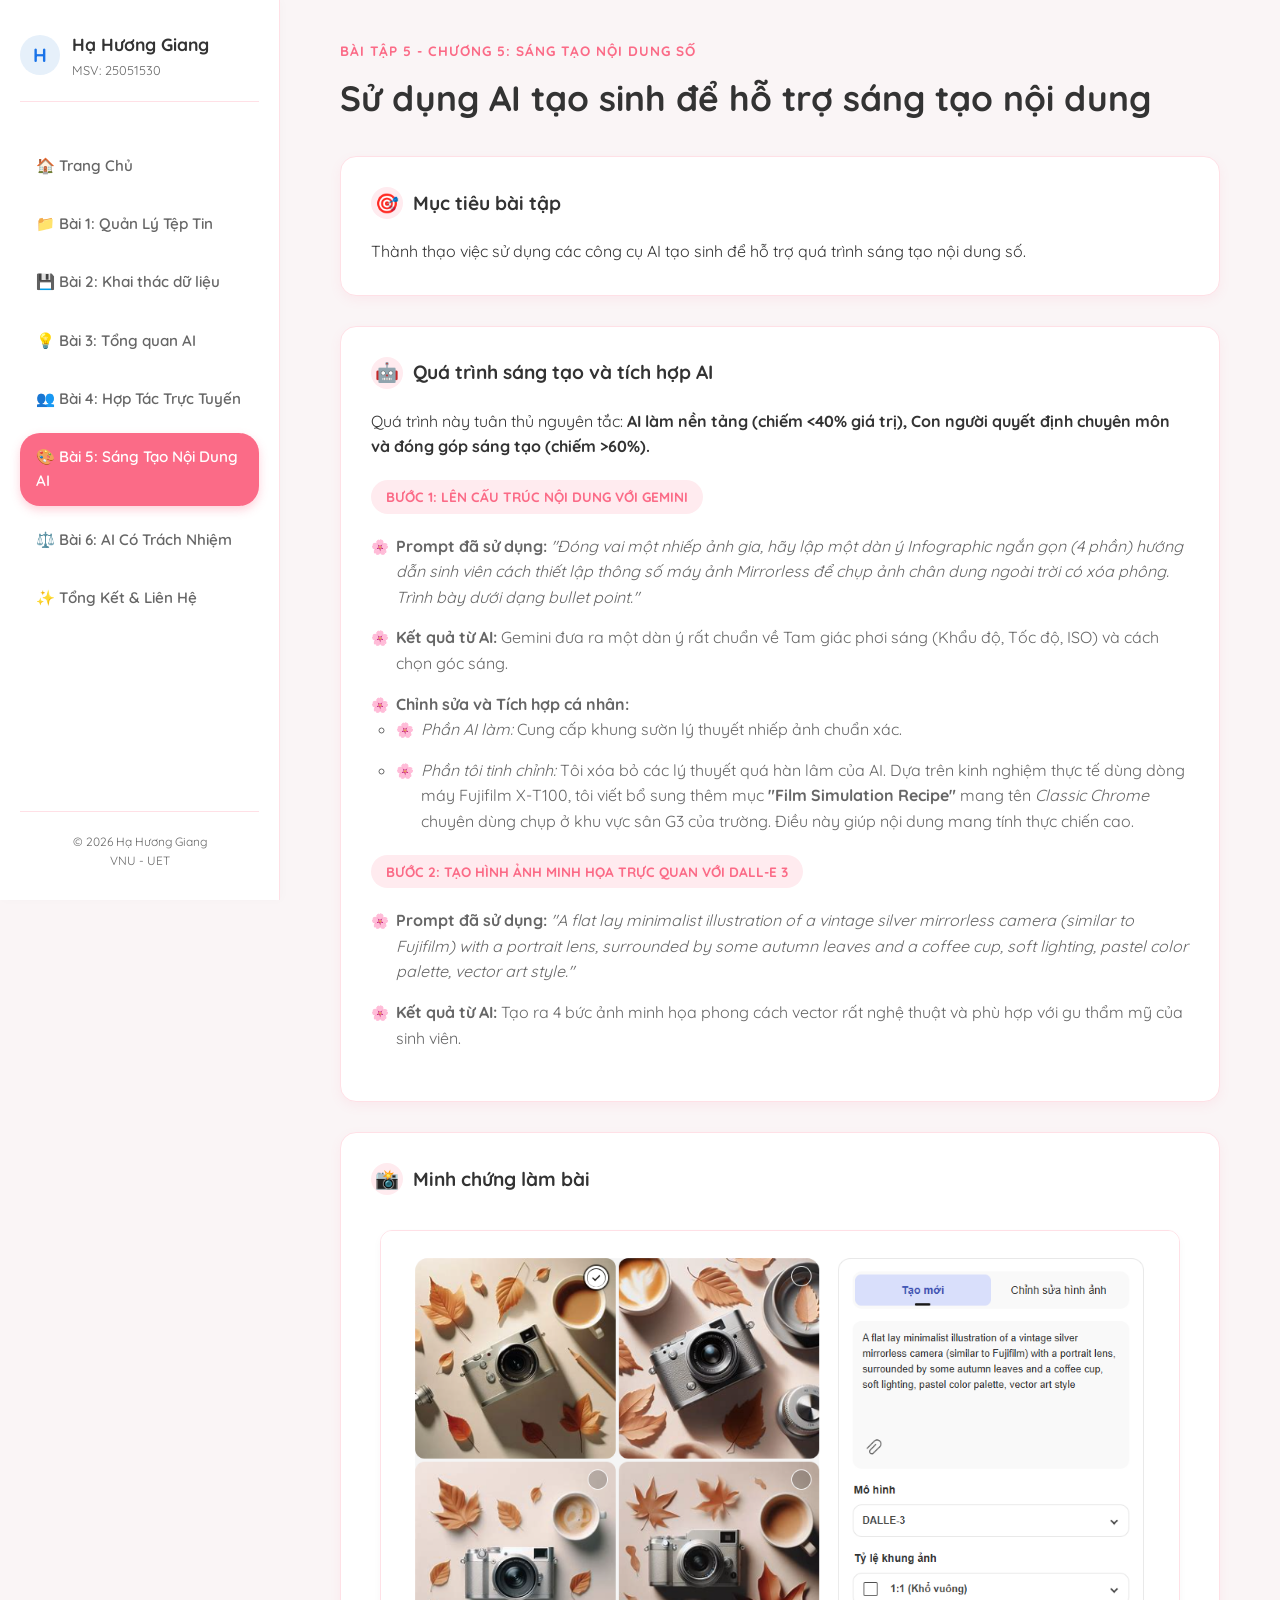
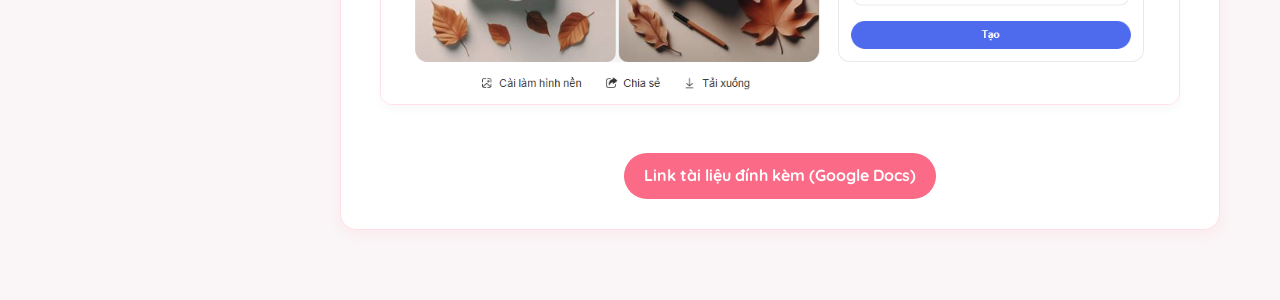
<file: bai5.html>
<!DOCTYPE html>
<html lang="vi">
<head>
    <meta charset="UTF-8">
    <meta name="viewport" content="width=device-width, initial-scale=1.0">
    <title>Bài 5 - Digital Portfolio</title>
    <link rel="stylesheet" href="css/style.css">
</head>
<body>
    <aside class="sidebar">
        <div class="sidebar-header">
            <div class="logo-icon">H</div>
            <div>
                <h2>Hạ Hương Giang</h2>
                <p>MSV: 25051530</p>
            </div>
        </div>
        <nav class="sidebar-nav">
            <ul>
                <li><a href="index.html">🏠 Trang Chủ</a></li>
                <li><a href="bai1.html">📁 Bài 1: Quản Lý Tệp Tin</a></li>
                <li><a href="bai2.html">💾 Bài 2: Khai thác dữ liệu</a></li>
                <li><a href="bai3.html">💡 Bài 3: Tổng quan AI</a></li>
                <li><a href="bai4.html">👥 Bài 4: Hợp Tác Trực Tuyến</a></li>
                <li><a href="bai5.html" class="active">🎨 Bài 5: Sáng Tạo Nội Dung AI</a></li>
                <li><a href="bai6.html">⚖️ Bài 6: AI Có Trách Nhiệm</a></li>
                <li><a href="tongket.html">✨ Tổng Kết & Liên Hệ</a></li>
            </ul>
        </nav>
        <div class="sidebar-footer">
            <p>&copy; 2026 Hạ Hương Giang</p>
            <p>VNU - UET</p>
        </div>
    </aside>

    <main class="main-content">
        <header class="page-header">
            <div class="subtitle">BÀI TẬP 5 - CHƯƠNG 5: SÁNG TẠO NỘI DUNG SỐ</div>
            <h1>Sử dụng AI tạo sinh để hỗ trợ sáng tạo nội dung</h1>
        </header>

        <section class="card">
            <h2 class="card-title"><span class="icon">🎯</span> Mục tiêu bài tập</h2>
            <p>Thành thạo việc sử dụng các công cụ AI tạo sinh để hỗ trợ quá trình sáng tạo nội dung số.</p>
        </section>

        <section class="card">
            <h2 class="card-title"><span class="icon">🤖</span> Quá trình sáng tạo và tích hợp AI</h2>
            <p class="mb-4">Quá trình này tuân thủ nguyên tắc: <strong>AI làm nền tảng (chiếm &lt;40% giá trị), Con người quyết định chuyên môn và đóng góp sáng tạo (chiếm &gt;60%).</strong></p>
            
            <div class="pill-title">Bước 1: Lên cấu trúc nội dung với Gemini</div>
            <ul class="bullet-list mb-4">
                <li><strong>Prompt đã sử dụng:</strong> <em>"Đóng vai một nhiếp ảnh gia, hãy lập một dàn ý Infographic ngắn gọn (4 phần) hướng dẫn sinh viên cách thiết lập thông số máy ảnh Mirrorless để chụp ảnh chân dung ngoài trời có xóa phông. Trình bày dưới dạng bullet point."</em></li>
                <li><strong>Kết quả từ AI:</strong> Gemini đưa ra một dàn ý rất chuẩn về Tam giác phơi sáng (Khẩu độ, Tốc độ, ISO) và cách chọn góc sáng.</li>
                <li><strong>Chỉnh sửa và Tích hợp cá nhân:</strong>
                    <ul>
                        <li><em>Phần AI làm:</em> Cung cấp khung sườn lý thuyết nhiếp ảnh chuẩn xác.</li>
                        <li><em>Phần tôi tinh chỉnh:</em> Tôi xóa bỏ các lý thuyết quá hàn lâm của AI. Dựa trên kinh nghiệm thực tế dùng dòng máy Fujifilm X-T100, tôi viết bổ sung thêm mục <strong>"Film Simulation Recipe"</strong> mang tên <em>Classic Chrome</em> chuyên dùng chụp ở khu vực sân G3 của trường. Điều này giúp nội dung mang tính thực chiến cao.</li>
                    </ul>
                </li>
            </ul>

            <div class="pill-title">Bước 2: Tạo hình ảnh minh họa trực quan với DALL-E 3</div>
            <ul class="bullet-list mb-4">
                <li><strong>Prompt đã sử dụng:</strong> <em>"A flat lay minimalist illustration of a vintage silver mirrorless camera (similar to Fujifilm) with a portrait lens, surrounded by some autumn leaves and a coffee cup, soft lighting, pastel color palette, vector art style."</em></li>
                <li><strong>Kết quả từ AI:</strong> Tạo ra 4 bức ảnh minh họa phong cách vector rất nghệ thuật và phù hợp với gu thẩm mỹ của sinh viên.</li>
            </ul>
        </section>
        
        <section class="card">
            <h2 class="card-title"><span class="icon">📸</span> Minh chứng làm bài</h2>
            <div class="image-proof text-center">
                <img src="images/image27.png" alt="Ảnh minh chứng bài 5" style="max-width: 800px; width: 100%;">
            </div>
            
            <div class="text-center mt-4">
                <a href="https://docs.google.com/document/d/1nZ2QA40uqb9I3KOzNzPsfdK04I9S567I/edit" class="reference-link" target="_blank">Link tài liệu đính kèm (Google Docs)</a>
            </div>
        </section>
    </main>
</body>
</html>
</file>
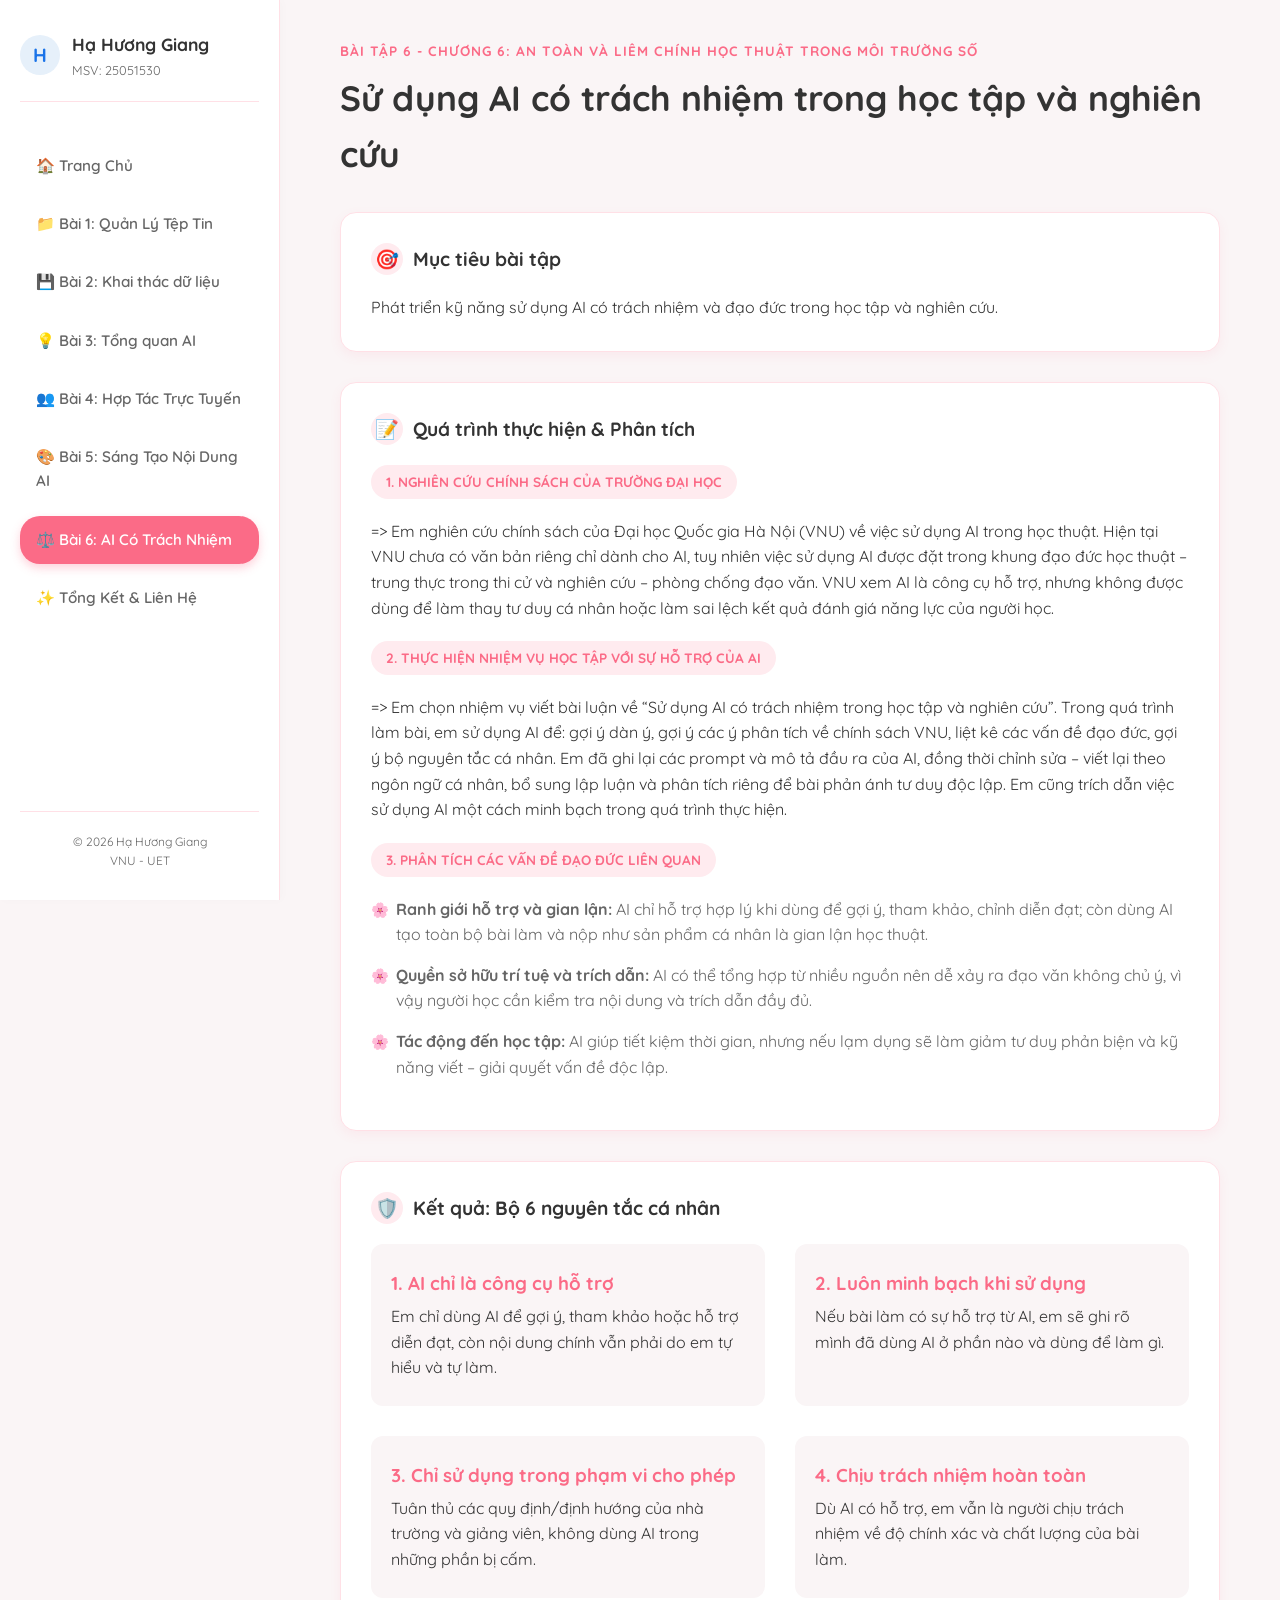
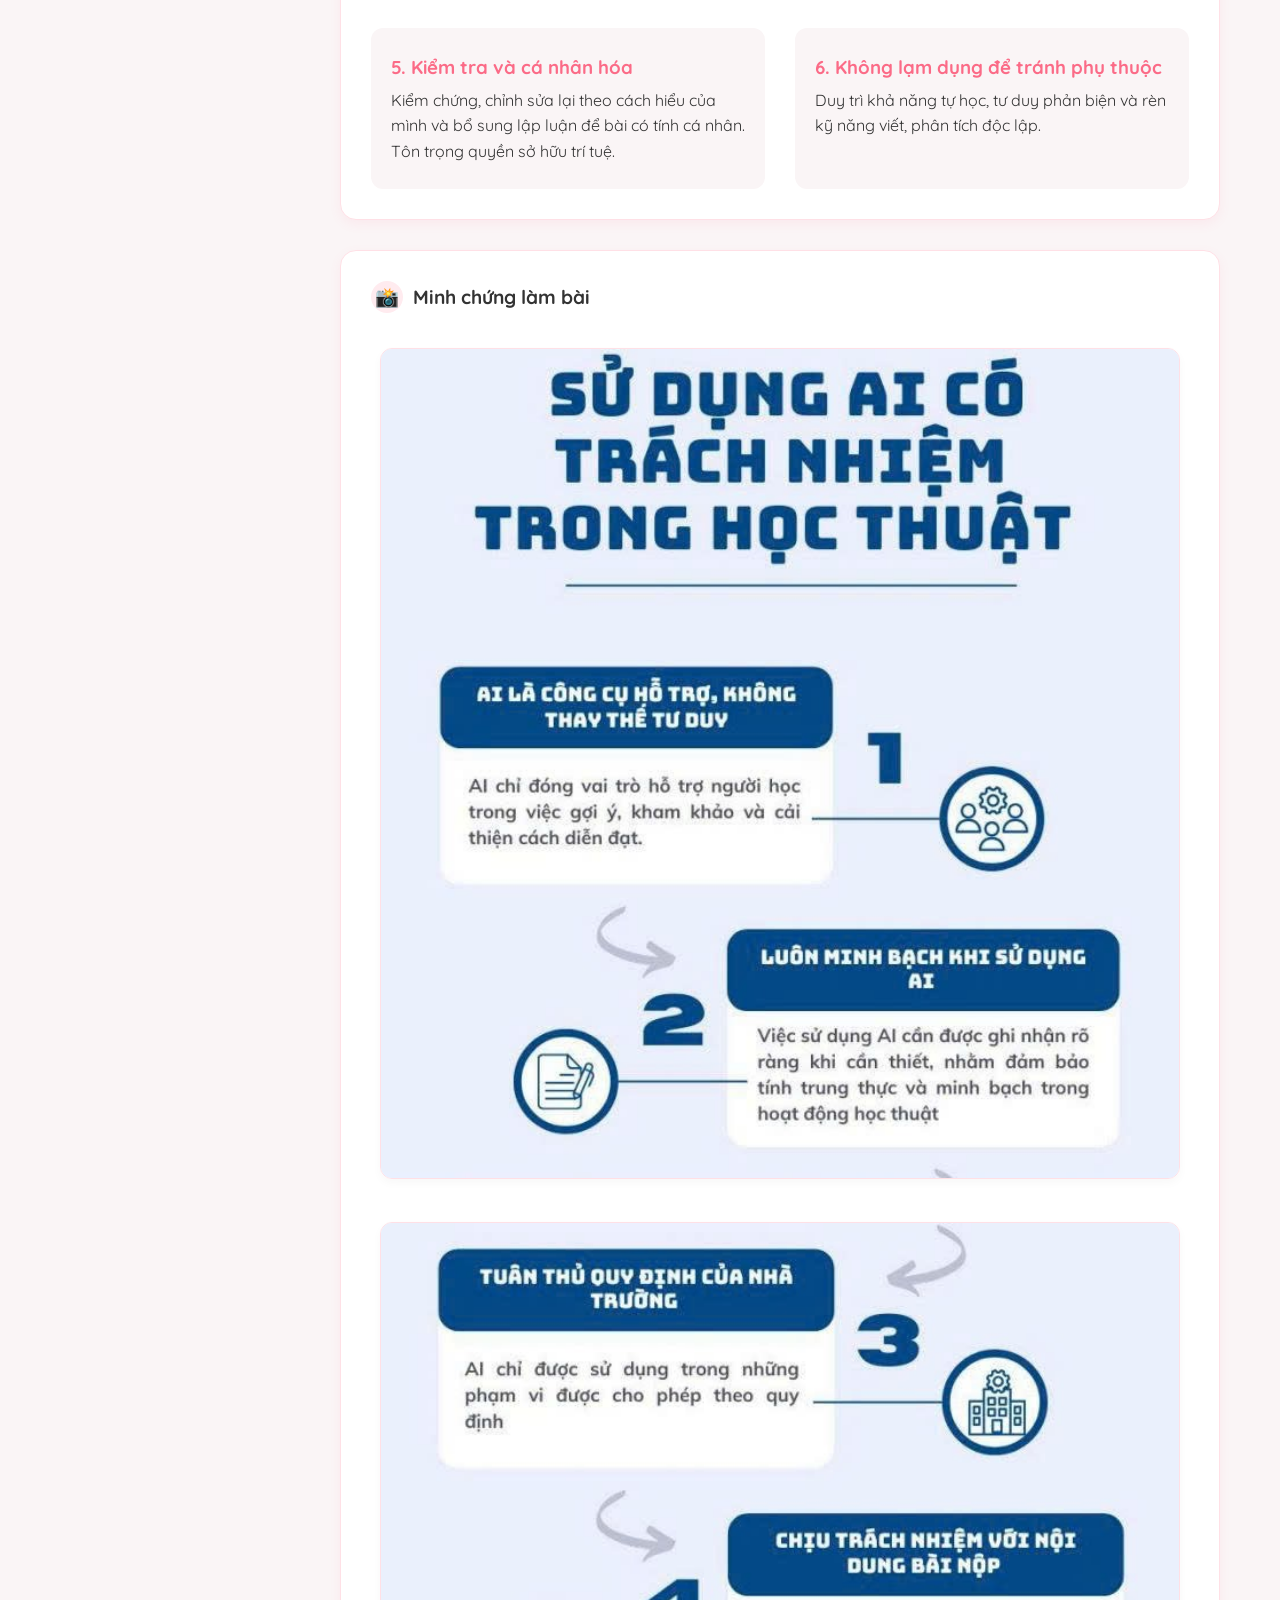
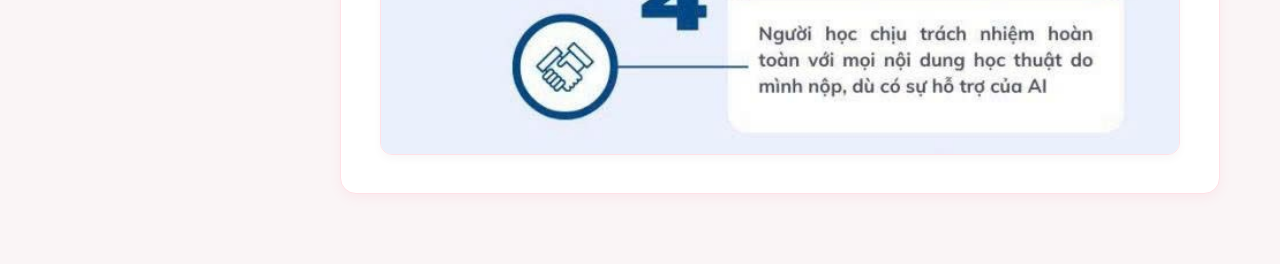
<file: bai6.html>
<!DOCTYPE html>
<html lang="vi">
<head>
    <meta charset="UTF-8">
    <meta name="viewport" content="width=device-width, initial-scale=1.0">
    <title>Bài 6 - Digital Portfolio</title>
    <link rel="stylesheet" href="css/style.css">
</head>
<body>
    <aside class="sidebar">
        <div class="sidebar-header">
            <div class="logo-icon">H</div>
            <div>
                <h2>Hạ Hương Giang</h2>
                <p>MSV: 25051530</p>
            </div>
        </div>
        <nav class="sidebar-nav">
            <ul>
                <li><a href="index.html">🏠 Trang Chủ</a></li>
                <li><a href="bai1.html">📁 Bài 1: Quản Lý Tệp Tin</a></li>
                <li><a href="bai2.html">💾 Bài 2: Khai thác dữ liệu</a></li>
                <li><a href="bai3.html">💡 Bài 3: Tổng quan AI</a></li>
                <li><a href="bai4.html">👥 Bài 4: Hợp Tác Trực Tuyến</a></li>
                <li><a href="bai5.html">🎨 Bài 5: Sáng Tạo Nội Dung AI</a></li>
                <li><a href="bai6.html" class="active">⚖️ Bài 6: AI Có Trách Nhiệm</a></li>
                <li><a href="tongket.html">✨ Tổng Kết & Liên Hệ</a></li>
            </ul>
        </nav>
        <div class="sidebar-footer">
            <p>&copy; 2026 Hạ Hương Giang</p>
            <p>VNU - UET</p>
        </div>
    </aside>

    <main class="main-content">
        <header class="page-header">
            <div class="subtitle">BÀI TẬP 6 - CHƯƠNG 6: AN TOÀN VÀ LIÊM CHÍNH HỌC THUẬT TRONG MÔI TRƯỜNG SỐ</div>
            <h1>Sử dụng AI có trách nhiệm trong học tập và nghiên cứu</h1>
        </header>

        <section class="card">
            <h2 class="card-title"><span class="icon">🎯</span> Mục tiêu bài tập</h2>
            <p>Phát triển kỹ năng sử dụng AI có trách nhiệm và đạo đức trong học tập và nghiên cứu.</p>
        </section>

        <section class="card">
            <h2 class="card-title"><span class="icon">📝</span> Quá trình thực hiện & Phân tích</h2>
            
            <div class="pill-title">1. Nghiên cứu chính sách của trường đại học</div>
            <p class="mb-4">=> Em nghiên cứu chính sách của Đại học Quốc gia Hà Nội (VNU) về việc sử dụng AI trong học thuật. Hiện tại VNU chưa có văn bản riêng chỉ dành cho AI, tuy nhiên việc sử dụng AI được đặt trong khung đạo đức học thuật – trung thực trong thi cử và nghiên cứu – phòng chống đạo văn. VNU xem AI là công cụ hỗ trợ, nhưng không được dùng để làm thay tư duy cá nhân hoặc làm sai lệch kết quả đánh giá năng lực của người học.</p>
            
            <div class="pill-title">2. Thực hiện nhiệm vụ học tập với sự hỗ trợ của AI</div>
            <p class="mb-4">=> Em chọn nhiệm vụ viết bài luận về “Sử dụng AI có trách nhiệm trong học tập và nghiên cứu”. Trong quá trình làm bài, em sử dụng AI để: gợi ý dàn ý, gợi ý các ý phân tích về chính sách VNU, liệt kê các vấn đề đạo đức, gợi ý bộ nguyên tắc cá nhân. Em đã ghi lại các prompt và mô tả đầu ra của AI, đồng thời chỉnh sửa – viết lại theo ngôn ngữ cá nhân, bổ sung lập luận và phân tích riêng để bài phản ánh tư duy độc lập. Em cũng trích dẫn việc sử dụng AI một cách minh bạch trong quá trình thực hiện.</p>

            <div class="pill-title">3. Phân tích các vấn đề đạo đức liên quan</div>
            <ul class="bullet-list mb-4">
                <li><strong>Ranh giới hỗ trợ và gian lận:</strong> AI chỉ hỗ trợ hợp lý khi dùng để gợi ý, tham khảo, chỉnh diễn đạt; còn dùng AI tạo toàn bộ bài làm và nộp như sản phẩm cá nhân là gian lận học thuật.</li>
                <li><strong>Quyền sở hữu trí tuệ và trích dẫn:</strong> AI có thể tổng hợp từ nhiều nguồn nên dễ xảy ra đạo văn không chủ ý, vì vậy người học cần kiểm tra nội dung và trích dẫn đầy đủ.</li>
                <li><strong>Tác động đến học tập:</strong> AI giúp tiết kiệm thời gian, nhưng nếu lạm dụng sẽ làm giảm tư duy phản biện và kỹ năng viết – giải quyết vấn đề độc lập.</li>
            </ul>
        </section>

        <section class="card">
            <h2 class="card-title"><span class="icon">🛡️</span> Kết quả: Bộ 6 nguyên tắc cá nhân</h2>
            <div class="grid-2">
                <div class="goal-item" style="text-align: left;">
                    <h3 style="color: var(--primary-color); margin-bottom: 5px;">1. AI chỉ là công cụ hỗ trợ</h3>
                    <p>Em chỉ dùng AI để gợi ý, tham khảo hoặc hỗ trợ diễn đạt, còn nội dung chính vẫn phải do em tự hiểu và tự làm.</p>
                </div>
                <div class="goal-item" style="text-align: left;">
                    <h3 style="color: var(--primary-color); margin-bottom: 5px;">2. Luôn minh bạch khi sử dụng</h3>
                    <p>Nếu bài làm có sự hỗ trợ từ AI, em sẽ ghi rõ mình đã dùng AI ở phần nào và dùng để làm gì.</p>
                </div>
                <div class="goal-item" style="text-align: left;">
                    <h3 style="color: var(--primary-color); margin-bottom: 5px;">3. Chỉ sử dụng trong phạm vi cho phép</h3>
                    <p>Tuân thủ các quy định/định hướng của nhà trường và giảng viên, không dùng AI trong những phần bị cấm.</p>
                </div>
                <div class="goal-item" style="text-align: left;">
                    <h3 style="color: var(--primary-color); margin-bottom: 5px;">4. Chịu trách nhiệm hoàn toàn</h3>
                    <p>Dù AI có hỗ trợ, em vẫn là người chịu trách nhiệm về độ chính xác và chất lượng của bài làm.</p>
                </div>
                <div class="goal-item" style="text-align: left;">
                    <h3 style="color: var(--primary-color); margin-bottom: 5px;">5. Kiểm tra và cá nhân hóa</h3>
                    <p>Kiểm chứng, chỉnh sửa lại theo cách hiểu của mình và bổ sung lập luận để bài có tính cá nhân. Tôn trọng quyền sở hữu trí tuệ.</p>
                </div>
                <div class="goal-item" style="text-align: left;">
                    <h3 style="color: var(--primary-color); margin-bottom: 5px;">6. Không lạm dụng để tránh phụ thuộc</h3>
                    <p>Duy trì khả năng tự học, tư duy phản biện và rèn kỹ năng viết, phân tích độc lập.</p>
                </div>
            </div>
        </section>

        <section class="card">
            <h2 class="card-title"><span class="icon">📸</span> Minh chứng làm bài</h2>
            <div class="image-proof text-center">
                <img src="images/image6.png" alt="Minh chứng bài 6 - Ảnh 1" style="max-width: 800px; width: 100%; margin-bottom: 20px;">
                <img src="images/image16.png" alt="Minh chứng bài 6 - Ảnh 2" style="max-width: 800px; width: 100%;">
            </div>
        </section>
    </main>
</body>
</html>
</file>
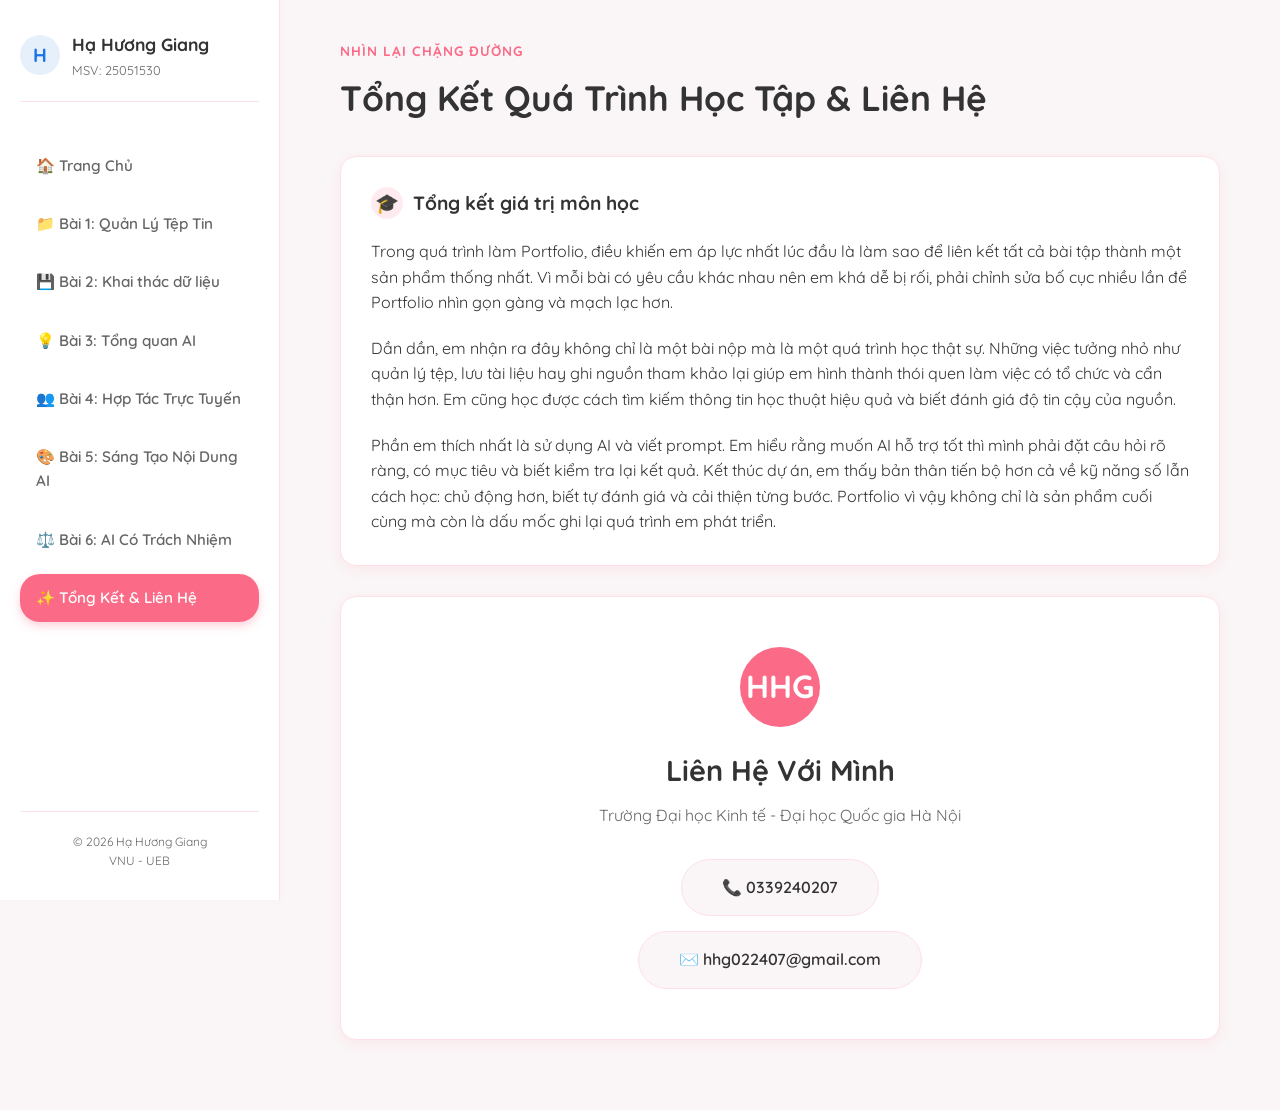
<file: tongket.html>
<!DOCTYPE html>
<html lang="vi">
<head>
    <meta charset="UTF-8">
    <meta name="viewport" content="width=device-width, initial-scale=1.0">
    <title>Tổng Kết - Digital Portfolio</title>
    <link rel="stylesheet" href="css/style.css">
</head>
<body>
    <aside class="sidebar">
        <div class="sidebar-header">
            <div class="logo-icon">H</div>
            <div>
                <h2>Hạ Hương Giang</h2>
                <p>MSV: 25051530</p>
            </div>
        </div>
        <nav class="sidebar-nav">
            <ul>
                <li><a href="index.html">🏠 Trang Chủ</a></li>
                <li><a href="bai1.html">📁 Bài 1: Quản Lý Tệp Tin</a></li>
                <li><a href="bai2.html">💾 Bài 2: Khai thác dữ liệu</a></li>
                <li><a href="bai3.html">💡 Bài 3: Tổng quan AI</a></li>
                <li><a href="bai4.html">👥 Bài 4: Hợp Tác Trực Tuyến</a></li>
                <li><a href="bai5.html">🎨 Bài 5: Sáng Tạo Nội Dung AI</a></li>
                <li><a href="bai6.html">⚖️ Bài 6: AI Có Trách Nhiệm</a></li>
                <li><a href="tongket.html" class="active">✨ Tổng Kết & Liên Hệ</a></li>
            </ul>
        </nav>
        <div class="sidebar-footer">
            <p>&copy; 2026 Hạ Hương Giang</p>
            <p>VNU - UEB</p>
        </div>
    </aside>

    <main class="main-content">
        <header class="page-header">
            <div class="subtitle">NHÌN LẠI CHẶNG ĐƯỜNG</div>
            <h1>Tổng Kết Quá Trình Học Tập & Liên Hệ</h1>
        </header>

        <section class="card">
            <h2 class="card-title"><span class="icon">🎓</span> Tổng kết giá trị môn học</h2>
            
            <p class="mb-4">Trong quá trình làm Portfolio, điều khiến em áp lực nhất lúc đầu là làm sao để liên kết tất cả bài tập thành một sản phẩm thống nhất. Vì mỗi bài có yêu cầu khác nhau nên em khá dễ bị rối, phải chỉnh sửa bố cục nhiều lần để Portfolio nhìn gọn gàng và mạch lạc hơn.</p>
            
            <p class="mb-4">Dần dần, em nhận ra đây không chỉ là một bài nộp mà là một quá trình học thật sự. Những việc tưởng nhỏ như quản lý tệp, lưu tài liệu hay ghi nguồn tham khảo lại giúp em hình thành thói quen làm việc có tổ chức và cẩn thận hơn. Em cũng học được cách tìm kiếm thông tin học thuật hiệu quả và biết đánh giá độ tin cậy của nguồn.</p>
            
            <p>Phần em thích nhất là sử dụng AI và viết prompt. Em hiểu rằng muốn AI hỗ trợ tốt thì mình phải đặt câu hỏi rõ ràng, có mục tiêu và biết kiểm tra lại kết quả. Kết thúc dự án, em thấy bản thân tiến bộ hơn cả về kỹ năng số lẫn cách học: chủ động hơn, biết tự đánh giá và cải thiện từng bước. Portfolio vì vậy không chỉ là sản phẩm cuối cùng mà còn là dấu mốc ghi lại quá trình em phát triển.</p>
        </section>

        <section class="card" style="text-align: center; padding: 50px 20px;">
            <div class="goal-number" style="width: 80px; height: 80px; font-size: 2rem; margin: 0 auto 20px auto;">HHG</div>
            <h2 style="font-size: 1.8rem; color: var(--text-main); margin-bottom: 10px;">Liên Hệ Với Mình</h2>
            <p style="color: var(--text-muted); margin-bottom: 30px;">Trường Đại học Kinh tế - Đại học Quốc gia Hà Nội</p>
            
            <div style="display: flex; flex-direction: column; gap: 15px; align-items: center;">
                <div style="background-color: var(--bg-color); padding: 15px 40px; border-radius: 30px; width: fit-content; font-weight: 600; color: var(--text-main); display: flex; align-items: center; gap: 10px; border: 1px solid var(--border-color);">
                    📞 0339240207
                </div>
                <div style="background-color: var(--bg-color); padding: 15px 40px; border-radius: 30px; width: fit-content; font-weight: 600; color: var(--text-main); display: flex; align-items: center; gap: 10px; border: 1px solid var(--border-color);">
                    ✉️ hhg022407@gmail.com
                </div>
            </div>
        </section>
    </main>
</body>
</html>
</file>
<file: css/style.css>
@import url('https://fonts.googleapis.com/css2?family=Quicksand:wght@400;500;600;700&display=swap');

:root {
    --primary-color: #fb6b87;
    --primary-light: #ffebef;
    --bg-color: #faf5f6;
    --sidebar-bg: #ffffff;
    --text-main: #333333;
    --text-muted: #666666;
    --white: #ffffff;
    --border-color: #ffe0e6;
    --shadow: 0 4px 12px rgba(251, 107, 135, 0.08);
    --border-radius: 16px;
}

* {
    box-sizing: border-box;
    margin: 0;
    padding: 0;
}

body {
    font-family: 'Quicksand', sans-serif;
    background-color: var(--bg-color);
    color: var(--text-main);
    display: flex;
    min-height: 100vh;
    line-height: 1.6;
}

/* Sidebar Styling */
.sidebar {
    width: 280px;
    background-color: var(--sidebar-bg);
    display: flex;
    flex-direction: column;
    padding: 30px 20px;
    box-shadow: 2px 0 10px rgba(0,0,0,0.02);
    position: fixed;
    height: 100vh;
    overflow-y: auto;
    border-right: 1px solid var(--border-color);
}

.sidebar-header {
    display: flex;
    align-items: center;
    gap: 12px;
    margin-bottom: 40px;
    padding-bottom: 20px;
    border-bottom: 1px solid var(--border-color);
}

.logo-icon {
    width: 40px;
    height: 40px;
    background-color: #e6f0fa;
    color: #1a73e8;
    border-radius: 50%;
    display: flex;
    align-items: center;
    justify-content: center;
    font-weight: bold;
    font-size: 1.2rem;
}

.sidebar-header h2 {
    font-size: 1.1rem;
    font-weight: 700;
    color: var(--text-main);
    margin-bottom: 2px;
}

.sidebar-header p {
    font-size: 0.8rem;
    color: var(--text-muted);
}

.sidebar-nav {
    flex: 1;
}

.sidebar-nav ul {
    list-style: none;
    display: flex;
    flex-direction: column;
    gap: 10px;
}

.sidebar-nav li a {
    display: flex;
    align-items: center;
    gap: 12px;
    text-decoration: none;
    color: var(--text-muted);
    font-weight: 600;
    padding: 12px 16px;
    border-radius: 20px;
    font-size: 0.95rem;
    transition: all 0.3s ease;
}

.sidebar-nav li a:hover {
    background-color: var(--primary-light);
    color: var(--primary-color);
}

.sidebar-nav li a.active {
    background-color: var(--primary-color);
    color: var(--white);
    box-shadow: 0 4px 10px rgba(251, 107, 135, 0.3);
}

.sidebar-footer {
    margin-top: auto;
    padding-top: 20px;
    text-align: center;
    font-size: 0.75rem;
    color: var(--text-muted);
    border-top: 1px solid var(--border-color);
}

/* Main Content Styling */
.main-content {
    flex: 1;
    margin-left: 280px;
    padding: 40px 60px;
    max-width: 1200px;
}

.page-header {
    margin-bottom: 30px;
}

.page-header .subtitle {
    color: var(--primary-color);
    text-transform: uppercase;
    font-size: 0.85rem;
    font-weight: 700;
    letter-spacing: 1px;
    margin-bottom: 8px;
}

.page-header h1 {
    font-size: 2.2rem;
    color: var(--text-main);
    font-weight: 700;
}

.card {
    background-color: var(--white);
    border: 1px solid var(--border-color);
    border-radius: var(--border-radius);
    padding: 30px;
    box-shadow: var(--shadow);
    margin-bottom: 30px;
}

.card-title {
    font-size: 1.2rem;
    font-weight: 700;
    color: var(--text-main);
    margin-bottom: 20px;
    display: flex;
    align-items: center;
    gap: 10px;
}

.card-title .icon {
    width: 32px;
    height: 32px;
    background-color: var(--primary-light);
    border-radius: 50%;
    display: flex;
    align-items: center;
    justify-content: center;
    color: var(--primary-color);
}

/* Welcome Card (Index) */
.welcome-card {
    background-color: var(--primary-light);
    border: none;
    display: flex;
    justify-content: space-between;
    align-items: center;
    padding: 40px;
}

.welcome-text h3 {
    color: var(--primary-color);
    font-size: 1rem;
    text-transform: uppercase;
    letter-spacing: 1px;
    margin-bottom: 10px;
}

.welcome-text h1 {
    font-size: 3rem;
    color: #4a2c31;
    margin-bottom: 15px;
}

.welcome-text p {
    font-size: 1.1rem;
    color: var(--text-muted);
    margin-bottom: 25px;
}

.tags {
    display: flex;
    gap: 15px;
}

.tag {
    background-color: var(--white);
    color: var(--primary-color);
    padding: 8px 16px;
    border-radius: 20px;
    font-size: 0.9rem;
    font-weight: 600;
    box-shadow: 0 2px 5px rgba(0,0,0,0.05);
}

.avatar {
    width: 150px;
    height: 150px;
    border-radius: 50%;
    object-fit: cover;
    border: 5px solid var(--white);
    box-shadow: var(--shadow);
}

/* Grids */
.grid-2 {
    display: grid;
    grid-template-columns: 1fr 1fr;
    gap: 30px;
}

.grid-3 {
    display: grid;
    grid-template-columns: repeat(3, 1fr);
    gap: 20px;
}

/* Lists and Tables */
.info-list {
    list-style: none;
}

.info-list li {
    display: flex;
    justify-content: space-between;
    padding: 12px 0;
    border-bottom: 1px dashed var(--border-color);
}

.info-list li:last-child {
    border-bottom: none;
}

.info-list .label {
    color: var(--text-muted);
}

.info-list .value {
    font-weight: 600;
    text-align: right;
}

.bullet-list {
    list-style: none;
}

.bullet-list li {
    position: relative;
    padding-left: 25px;
    margin-bottom: 15px;
    color: var(--text-muted);
}

.bullet-list li::before {
    content: "🌸";
    position: absolute;
    left: 0;
    top: 2px;
    font-size: 0.9rem;
}

/* Portfolio Goals specific */
.goal-item {
    background-color: var(--bg-color);
    padding: 25px 20px;
    border-radius: 12px;
    text-align: center;
}

.goal-number {
    width: 40px;
    height: 40px;
    background-color: var(--primary-color);
    color: var(--white);
    border-radius: 50%;
    display: flex;
    align-items: center;
    justify-content: center;
    font-size: 1.2rem;
    font-weight: bold;
    margin: 0 auto 15px auto;
}

.pill-title {
    display: inline-block;
    background-color: var(--primary-light);
    color: var(--primary-color);
    padding: 6px 15px;
    border-radius: 20px;
    font-size: 0.85rem;
    font-weight: 700;
    text-transform: uppercase;
    margin-bottom: 20px;
}

.image-proof img {
    max-width: 100%;
    border-radius: 12px;
    border: 1px solid var(--border-color);
    margin-top: 15px;
    box-shadow: 0 4px 10px rgba(0,0,0,0.03);
}

.reference-link {
    display: inline-block;
    background-color: var(--primary-color);
    color: var(--white);
    padding: 10px 20px;
    border-radius: 25px;
    text-decoration: none;
    font-weight: bold;
    margin-top: 20px;
    transition: transform 0.2s ease;
}

.reference-link:hover {
    transform: translateY(-2px);
    box-shadow: var(--shadow);
}

/* Tables */
table {
    width: 100%;
    border-collapse: collapse;
    margin: 20px 0;
}

th, td {
    border: 1px solid var(--border-color);
    padding: 12px 15px;
    text-align: left;
}

th {
    background-color: var(--primary-light);
    color: var(--primary-color);
    font-weight: 600;
}

/* Utility */
.mt-4 { margin-top: 20px; }
.mb-4 { margin-bottom: 20px; }
.pt-4 { padding-top: 20px; }
.text-center { text-align: center; }

/* Interactive Steps (Tabs) */
.step-container {
    display: flex;
    gap: 30px;
    margin-top: 20px;
}

.step-sidebar {
    width: 300px;
    display: flex;
    flex-direction: column;
    gap: 10px;
    border-right: 1px solid var(--border-color);
    padding-right: 20px;
}

.step-btn {
    background-color: var(--white);
    border: 1px solid var(--border-color);
    border-radius: 12px;
    padding: 15px 20px;
    text-align: left;
    font-family: 'Quicksand', sans-serif;
    font-weight: 600;
    font-size: 0.95rem;
    color: var(--text-muted);
    cursor: pointer;
    transition: all 0.2s ease;
}

.step-btn:hover {
    background-color: var(--primary-light);
    color: var(--primary-color);
    border-color: var(--primary-light);
}

.step-btn.active {
    background-color: var(--primary-color);
    color: var(--white);
    border-color: var(--primary-color);
    box-shadow: 0 4px 10px rgba(251, 107, 135, 0.3);
}

.step-content {
    flex: 1;
    background-color: var(--bg-color);
    border-radius: 12px;
    padding: 30px;
}

.step-panel {
    display: none;
    animation: fadeIn 0.3s ease;
}

.step-panel.active {
    display: block;
}

.step-panel h3 {
    font-size: 1.2rem;
    color: var(--text-main);
    margin-bottom: 15px;
}

.step-panel p {
    color: var(--text-muted);
    font-size: 1rem;
    line-height: 1.6;
}

@keyframes fadeIn {
    from { opacity: 0; transform: translateY(5px); }
    to { opacity: 1; transform: translateY(0); }
}
</file>
